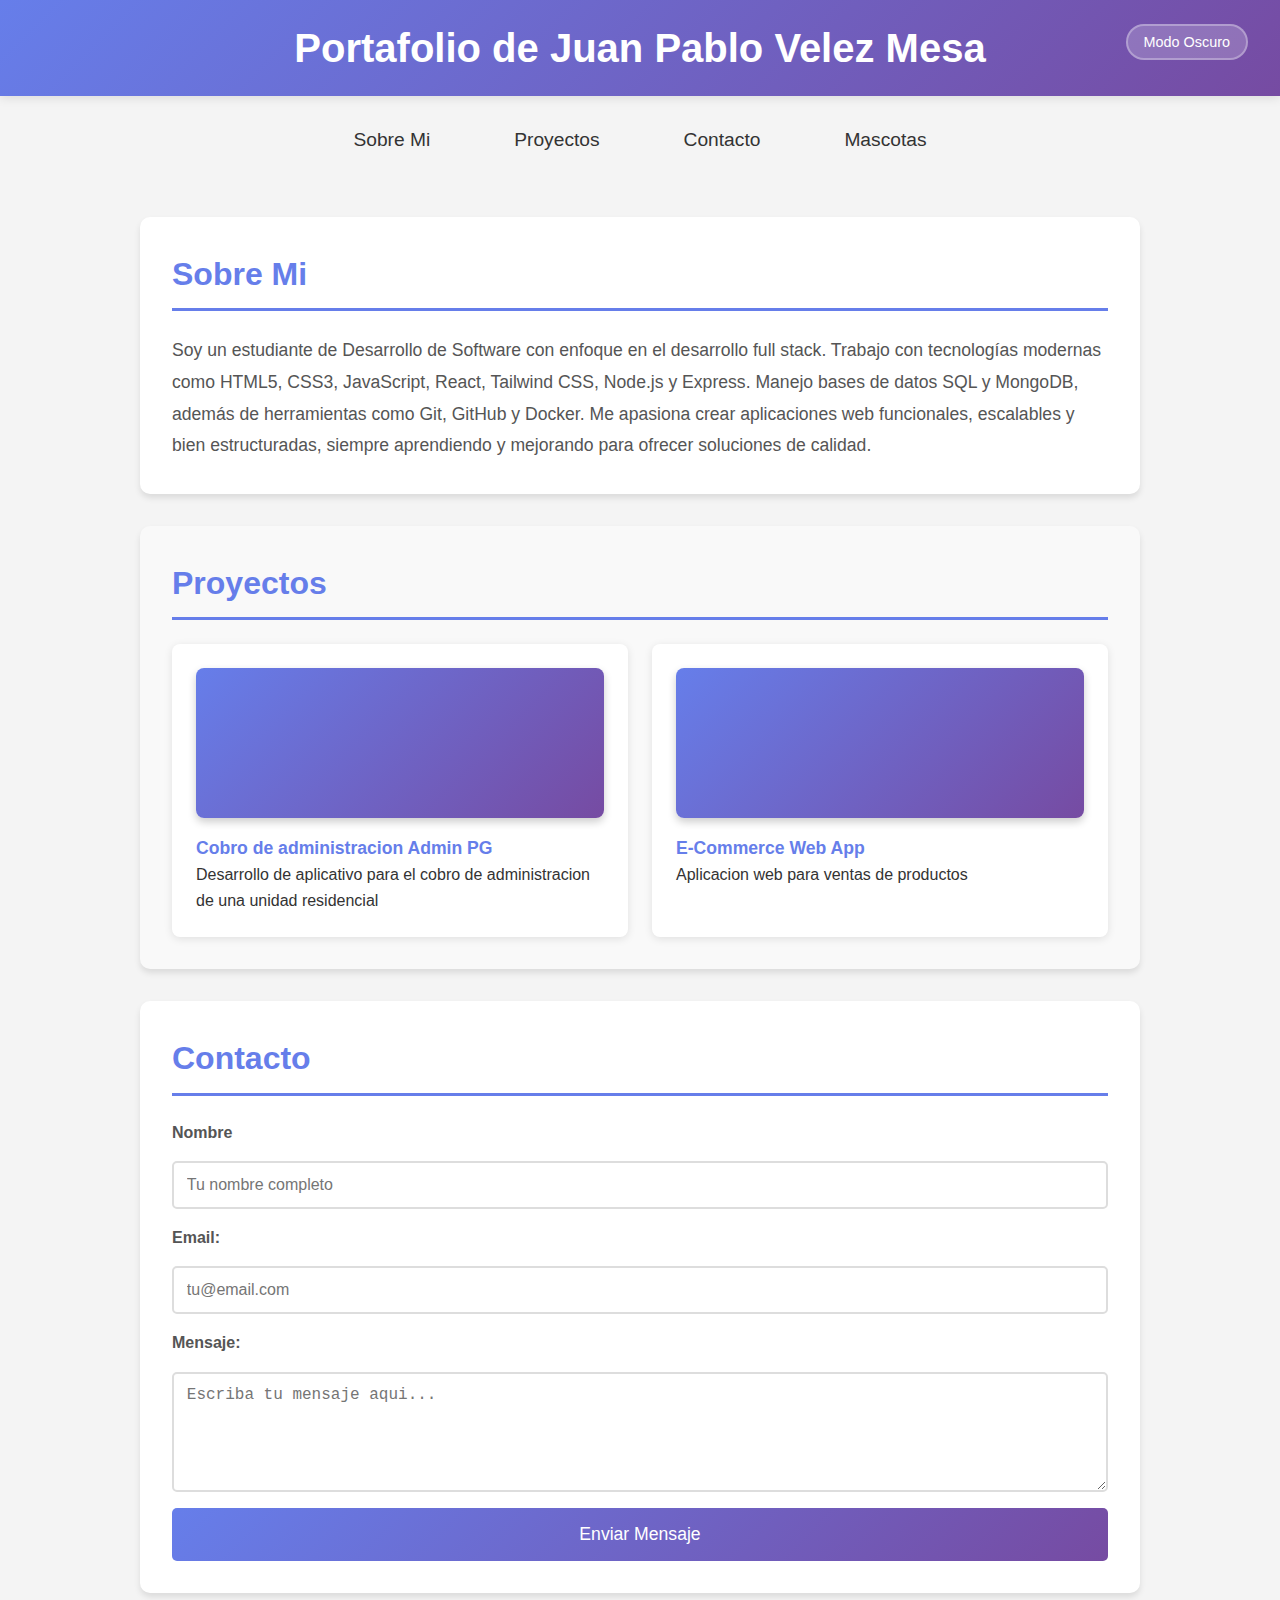
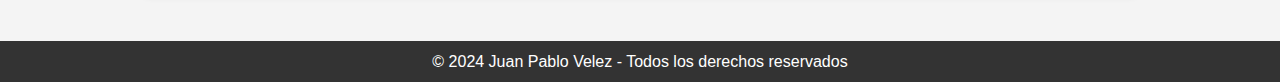
<file: html & css/index.html>
<!DOCTYPE html>
<html lang="es">
<head>
    <meta charset="UTF-8">
    <meta name="viewport" content="width=device-width, initial-scale=1.0">
    <meta name="description" content="Portafolio personal de desarrollo web">
    <title>Mi Portafolio Personal</title>
    <link rel="stylesheet" href="styles.css">
</head>
<body>
    <header>
        <h1>Portafolio de Juan Pablo Velez Mesa</h1>
        <button id="theme-toggle" class="theme-btn">Modo Oscuro</button>
    </header>

    <nav>
        <a href="#sobre-mi">Sobre Mi</a>
        <a href="#proyectos">Proyectos</a>
        <a href="#contacto">Contacto</a>
        <a href="mascotas.html">Mascotas</a>
    </nav>

    <section id="sobre-mi">
        <h2>Sobre Mi</h2>
        <p>
            Soy un estudiante de Desarrollo de Software con enfoque en el desarrollo full stack. Trabajo con tecnologías modernas como HTML5, CSS3, JavaScript, React, Tailwind CSS, Node.js y Express. Manejo bases de datos SQL y MongoDB, además de herramientas como Git, GitHub y Docker. Me apasiona crear aplicaciones web funcionales, escalables y bien estructuradas, siempre aprendiendo y mejorando para ofrecer soluciones de calidad.
        </p>
    </section>

    <section id="proyectos">
        <h2>Proyectos</h2>
        <ul>
            <li>
                <div class="proyecto-img"></div>
                <a href="#">Cobro de administracion Admin PG</a>
                <p>Desarrollo de aplicativo para el cobro de administracion de una unidad residencial</p>
            </li>
            <li>
                <div class="proyecto-img"></div>
                <a href="#">E-Commerce Web App</a>
                <p>Aplicacion web para ventas de productos</p>
            </li>
        </ul>
    </section>

    <section id="contacto">
        <h2>Contacto</h2>
        <form>
            <label for="nombre">Nombre</label>
            <input type="text" id="nombre" name="nombre" placeholder="Tu nombre completo" required>

            <label for="email">Email:</label>
            <input type="email" id="email" name="email" placeholder="tu@email.com" required>
            
            <label for="mensaje">Mensaje:</label>
            <textarea id="mensaje" name="mensaje" placeholder="Escriba tu mensaje aqui..." required></textarea>

            <button type="submit">Enviar Mensaje</button>
        </form>
    </section>

    <footer>
        <p>&copy; 2024 Juan Pablo Velez - Todos los derechos reservados</p>
    </footer>

    <script src="script.js"></script>
</body>
</html>
</file>
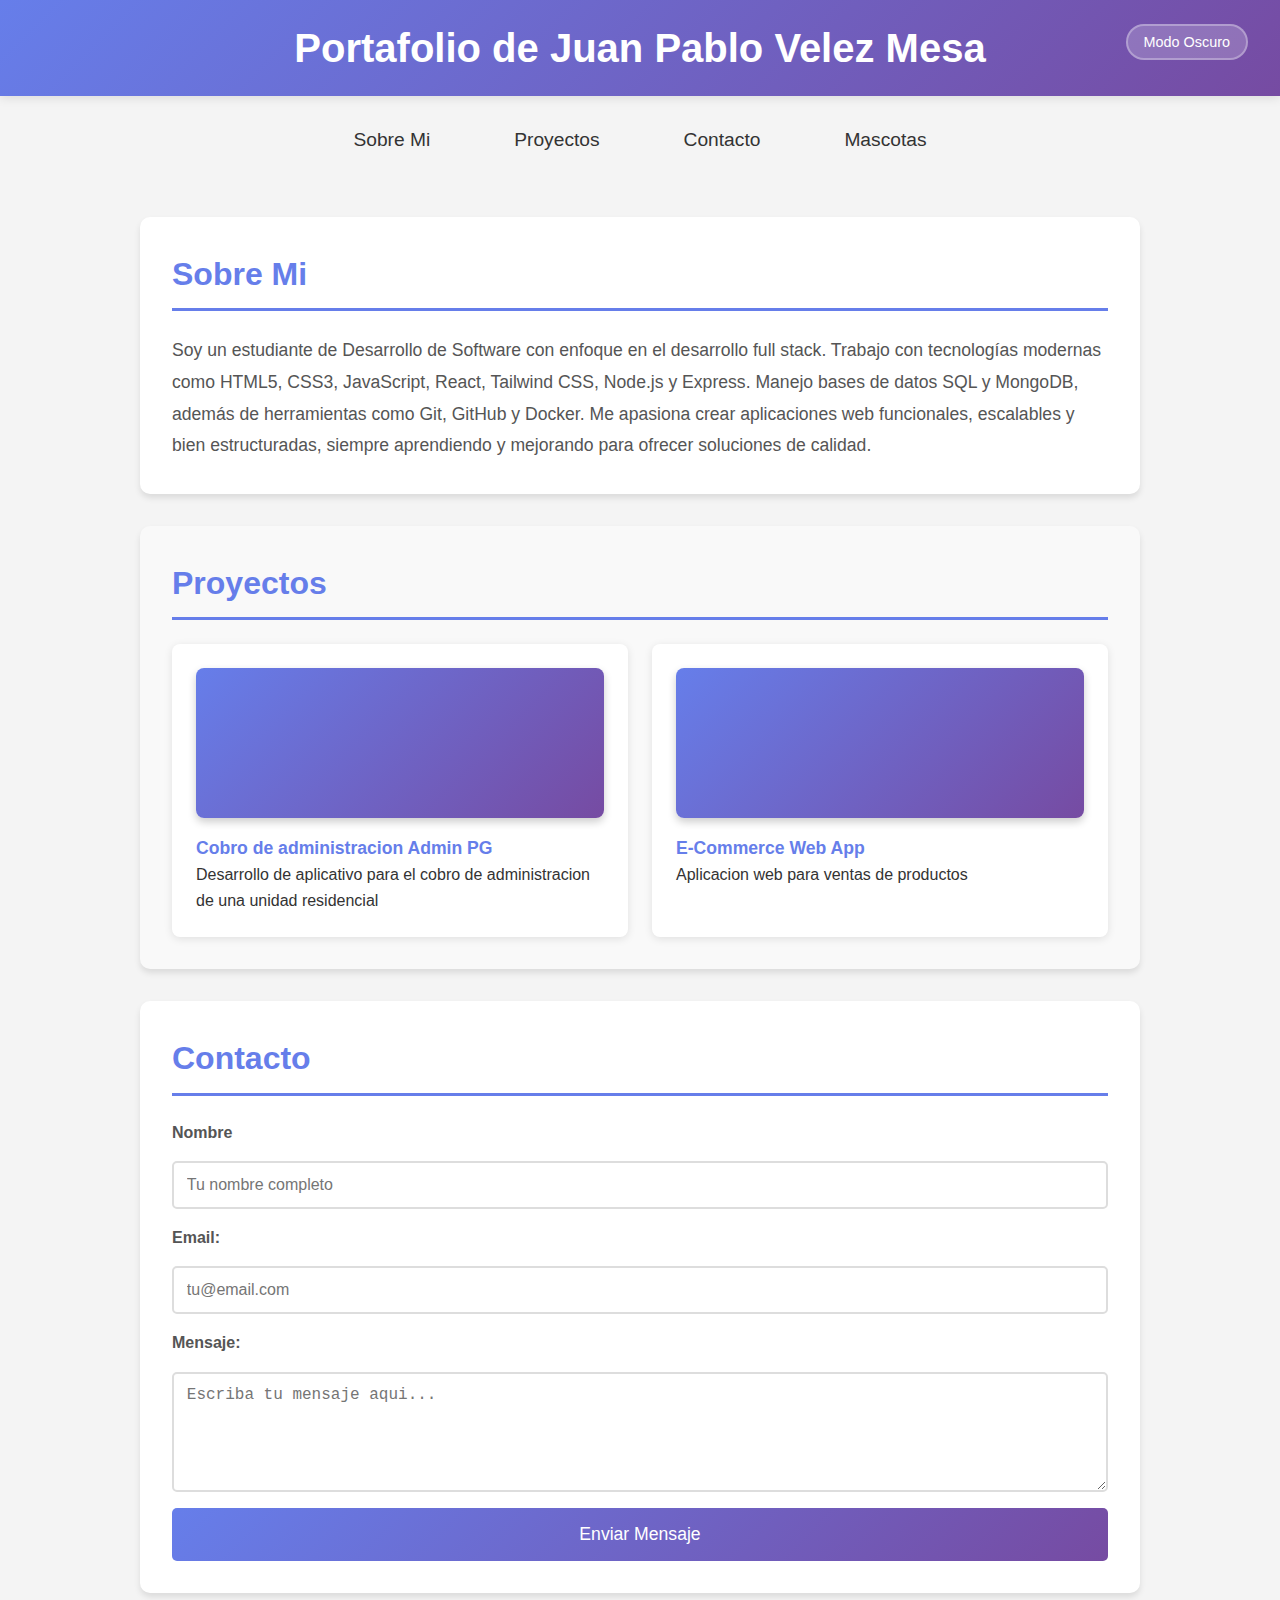
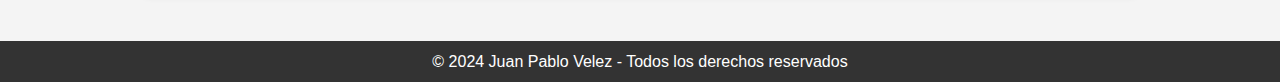
<file: html & css/semana 1/index.html>
<!DOCTYPE html>
<html lang="es">
<head>
    <meta charset="UTF-8">
    <meta name="viewport" content="width=device-width, initial-scale=1.0">
    <meta name="description" content="Portafolio personal de desarrollo web Juan Pablo Velez Mesa">
    <title>Portafolio Juan Pablo Velez</title>
    <link rel="stylesheet" href="styles.css">
    <link rel="icon" type="image/jpg" href="img/Juan Pablo Velez.jpeg">
</head>
<body>
    <header>
        <h1>Portafolio de Juan Pablo Velez Mesa</h1>
        <button id="theme-toggle" class="theme-btn">Modo Oscuro</button>
    </header>

    <nav>
        <a href="#sobre-mi">Sobre Mi</a>
        <a href="#proyectos">Proyectos</a>
        <a href="#contacto">Contacto</a>
        <a href="mascotas.html">Mascotas</a>
    </nav>

    <section id="sobre-mi">
        <h2>Sobre Mi</h2>
        <p>
            Soy un estudiante de Desarrollo de Software con enfoque en el desarrollo full stack. Trabajo con tecnologías modernas como HTML5, CSS3, JavaScript, React, Tailwind CSS, Node.js y Express. Manejo bases de datos SQL y MongoDB, además de herramientas como Git, GitHub y Docker. Me apasiona crear aplicaciones web funcionales, escalables y bien estructuradas, siempre aprendiendo y mejorando para ofrecer soluciones de calidad.
        </p>
    </section>

    <section id="proyectos">
        <h2>Proyectos</h2>
        <ul>
            <li>
                <div class="proyecto-img"></div>
                <a href="#">Cobro de administracion Admin PG</a>
                <p>Desarrollo de aplicativo para el cobro de administracion de una unidad residencial</p>
            </li>
            <li>
                <div class="proyecto-img"></div>
                <a href="#">E-Commerce Web App</a>
                <p>Aplicacion web para ventas de productos</p>
            </li>
        </ul>
    </section>

    <section id="contacto">
        <h2>Contacto</h2>
        <form>
            <label for="nombre">Nombre</label>
            <input type="text" id="nombre" name="nombre" placeholder="Tu nombre completo" required>

            <label for="email">Email:</label>
            <input type="email" id="email" name="email" placeholder="tu@email.com" required>
            
            <label for="mensaje">Mensaje:</label>
            <textarea id="mensaje" name="mensaje" placeholder="Escriba tu mensaje aqui..." required></textarea>

            <button type="submit">Enviar Mensaje</button>
        </form>
    </section>

    <footer>
        <p>&copy; 2024 Juan Pablo Velez - Todos los derechos reservados</p>
    </footer>

    <script src="script.js"></script>
</body>
</html>
</file>
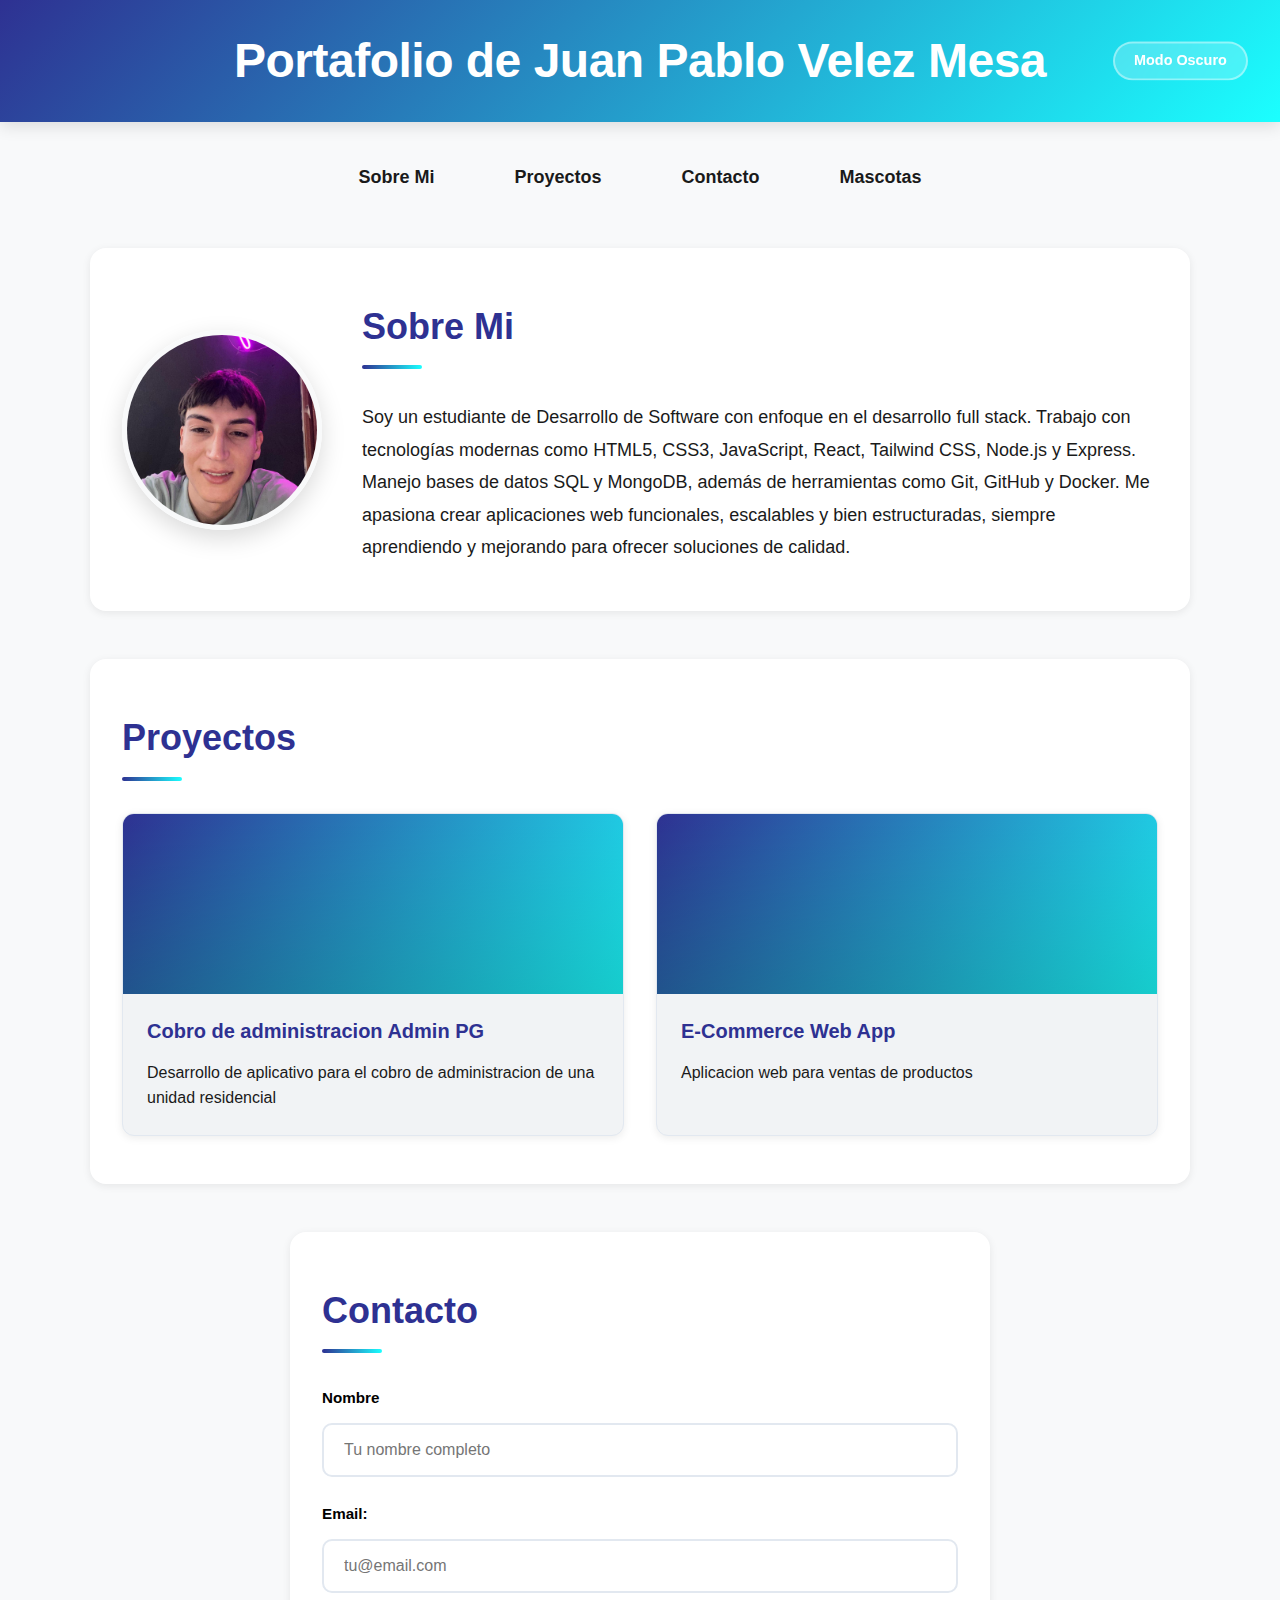
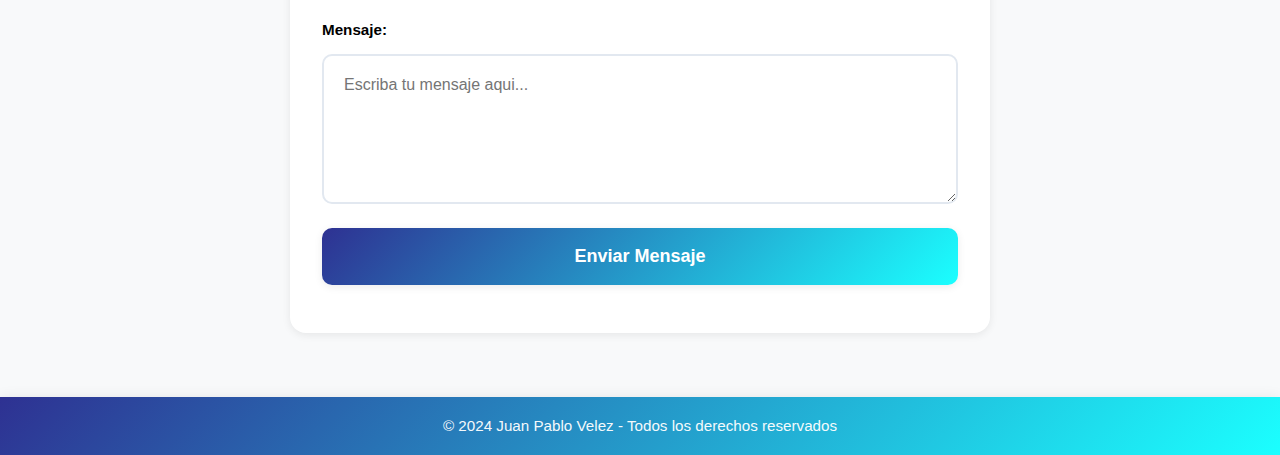
<file: html css/historia de usurio M2/index.html>
<!DOCTYPE html>
<html lang="es">
<head>
    <meta charset="UTF-8">
    <meta name="viewport" content="width=device-width, initial-scale=1.0">
    <meta name="description" content="Portafolio personal de desarrollo web">
    <title>Mi Portafolio Personal</title>
    <link rel="stylesheet" href="index-styles.css">
</head>
<body>
    <header>
        <h1>Portafolio de Juan Pablo Velez Mesa</h1>
        <button id="theme-toggle" class="theme-btn">Modo Oscuro</button>
    </header>

    <div class="nav-links">
        <a href="#sobre-mi">Sobre Mi</a>
        <a href="#proyectos">Proyectos</a>
        <a href="#contacto">Contacto</a>
        <a href="mascotas.html">Mascotas</a>
    </div>

    <div class="profile-container">
        <img id="profile-img" src="assets/portafolio/Juan Pablo Velez.jpeg" alt="Foto de perfil - Juan Pablo Velez" class="profile-img">
        <section id="sobre-mi">
            <h2>Sobre Mi</h2>
            <p>
                Soy un estudiante de Desarrollo de Software con enfoque en el desarrollo full stack. Trabajo con tecnologías modernas como HTML5, CSS3, JavaScript, React, Tailwind CSS, Node.js y Express. Manejo bases de datos SQL y MongoDB, además de herramientas como Git, GitHub y Docker. Me apasiona crear aplicaciones web funcionales, escalables y bien estructuradas, siempre aprendiendo y mejorando para ofrecer soluciones de calidad.
            </p>
        </section>
    </div>

    <section id="proyectos">
        <h2>Proyectos</h2>
        <ul>
            <li>
                <div class="proyecto-img"></div>
                <a href="#">Cobro de administracion Admin PG</a>
                <p>Desarrollo de aplicativo para el cobro de administracion de una unidad residencial</p>
            </li>
            <li>
                <div class="proyecto-img"></div>
                <a href="#">E-Commerce Web App</a>
                <p>Aplicacion web para ventas de productos</p>
            </li>
        </ul>
    </section>

    <section id="contacto">
        <h2>Contacto</h2>
        <form>
            <label for="nombre">Nombre</label>
            <input type="text" id="nombre" name="nombre" placeholder="Tu nombre completo" required>

            <label for="email">Email:</label>
            <input type="email" id="email" name="email" placeholder="tu@email.com" required>
            
            <label for="mensaje">Mensaje:</label>
            <textarea id="mensaje" name="mensaje" placeholder="Escriba tu mensaje aqui..." required></textarea>

            <button type="submit">Enviar Mensaje</button>
        </form>
    </section>

    <footer>
        <p>&copy; 2024 Juan Pablo Velez - Todos los derechos reservados</p>
    </footer>

    <!-- Scripts modulares -->
    <script src="scripts/theme.js"></script>
    <script src="scripts/welcome-modal.js"></script>
    <script src="scripts/scroll-top.js"></script>
    <script src="scripts/animations.js"></script>
    <script src="scripts/profile-effect.js"></script>
</body>
</html>
</file>
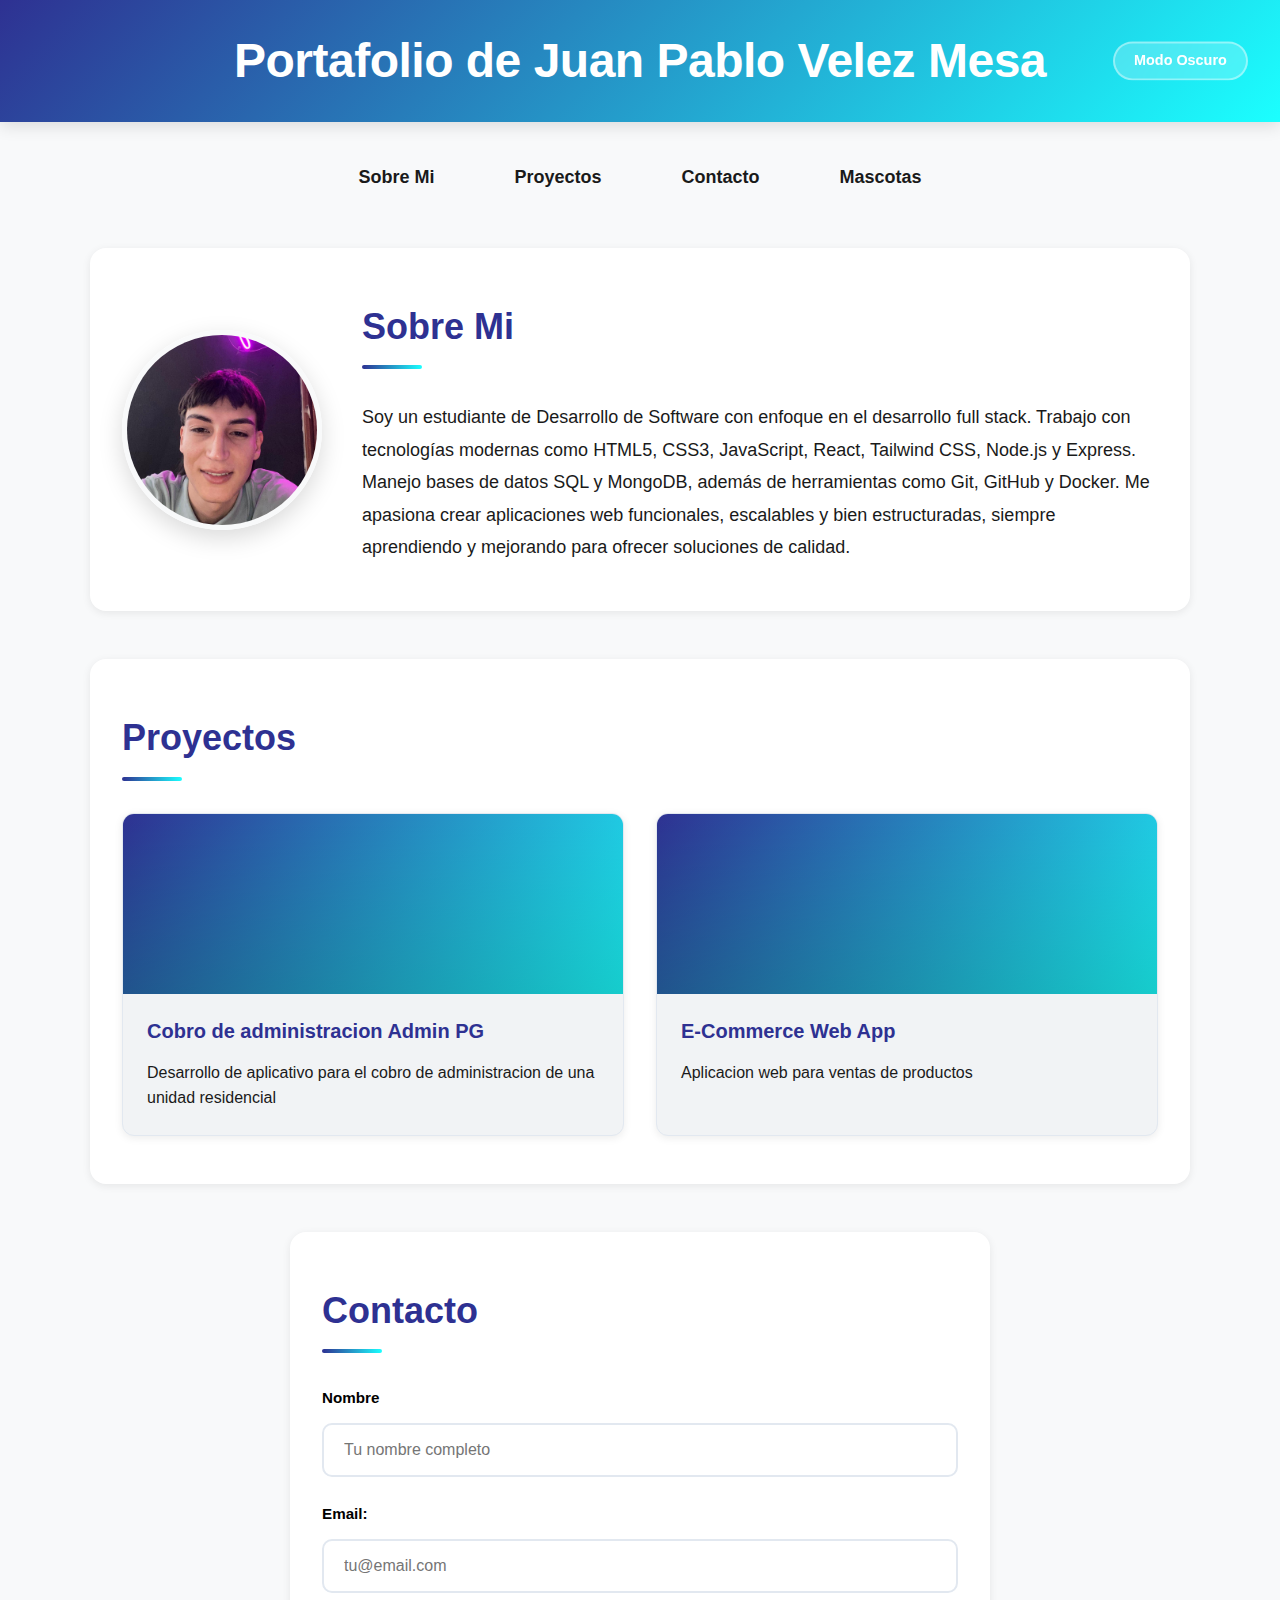
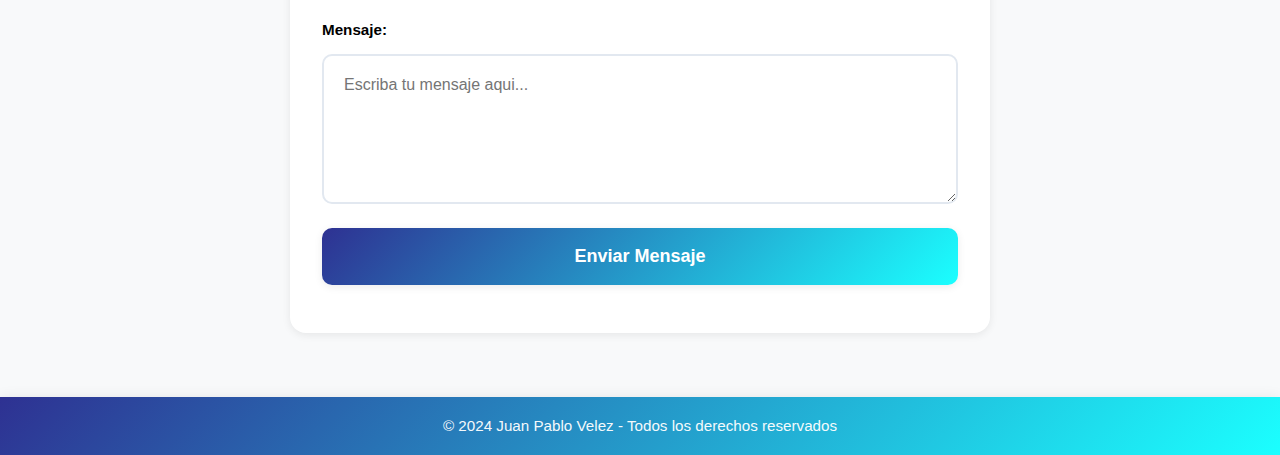
<file: html css/html & css Guia/index.html>
<!DOCTYPE html>
<html lang="es">
<head>
    <meta charset="UTF-8">
    <meta name="viewport" content="width=device-width, initial-scale=1.0">
    <meta name="description" content="Portafolio personal de desarrollo web">
    <title>Mi Portafolio Personal</title>
    <link rel="stylesheet" href="index-styles.css">
</head>
<body>
    <header>
        <h1>Portafolio de Juan Pablo Velez Mesa</h1>
        <button id="theme-toggle" class="theme-btn">Modo Oscuro</button>
    </header>

    <div class="nav-links">
        <a href="#sobre-mi">Sobre Mi</a>
        <a href="#proyectos">Proyectos</a>
        <a href="#contacto">Contacto</a>
        <a href="mascotas.html">Mascotas</a>
    </div>

    <div class="profile-container">
        <img id="profile-img" src="assets/Juan Pablo Velez.jpeg" alt="Foto de perfil - Juan Pablo Velez" class="profile-img">
        <section id="sobre-mi">
            <h2>Sobre Mi</h2>
            <p>
                Soy un estudiante de Desarrollo de Software con enfoque en el desarrollo full stack. Trabajo con tecnologías modernas como HTML5, CSS3, JavaScript, React, Tailwind CSS, Node.js y Express. Manejo bases de datos SQL y MongoDB, además de herramientas como Git, GitHub y Docker. Me apasiona crear aplicaciones web funcionales, escalables y bien estructuradas, siempre aprendiendo y mejorando para ofrecer soluciones de calidad.
            </p>
        </section>
    </div>

    <section id="proyectos">
        <h2>Proyectos</h2>
        <ul>
            <li>
                <div class="proyecto-img"></div>
                <a href="#">Cobro de administracion Admin PG</a>
                <p>Desarrollo de aplicativo para el cobro de administracion de una unidad residencial</p>
            </li>
            <li>
                <div class="proyecto-img"></div>
                <a href="#">E-Commerce Web App</a>
                <p>Aplicacion web para ventas de productos</p>
            </li>
        </ul>
    </section>

    <section id="contacto">
        <h2>Contacto</h2>
        <form>
            <label for="nombre">Nombre</label>
            <input type="text" id="nombre" name="nombre" placeholder="Tu nombre completo" required>

            <label for="email">Email:</label>
            <input type="email" id="email" name="email" placeholder="tu@email.com" required>
            
            <label for="mensaje">Mensaje:</label>
            <textarea id="mensaje" name="mensaje" placeholder="Escriba tu mensaje aqui..." required></textarea>

            <button type="submit">Enviar Mensaje</button>
        </form>
    </section>

    <footer>
        <p>&copy; 2024 Juan Pablo Velez - Todos los derechos reservados</p>
    </footer>

    <!-- Scripts modulares -->
    <!-- <script src="js/theme.js"></script>
    <script src="js/welcome-modal.js"></script>
    <script src="js/scroll-top.js"></script>
    <script src="js/animations.js"></script>
    <script src="js/profile-effect.js"></script> -->
</body>
</html>
</file>
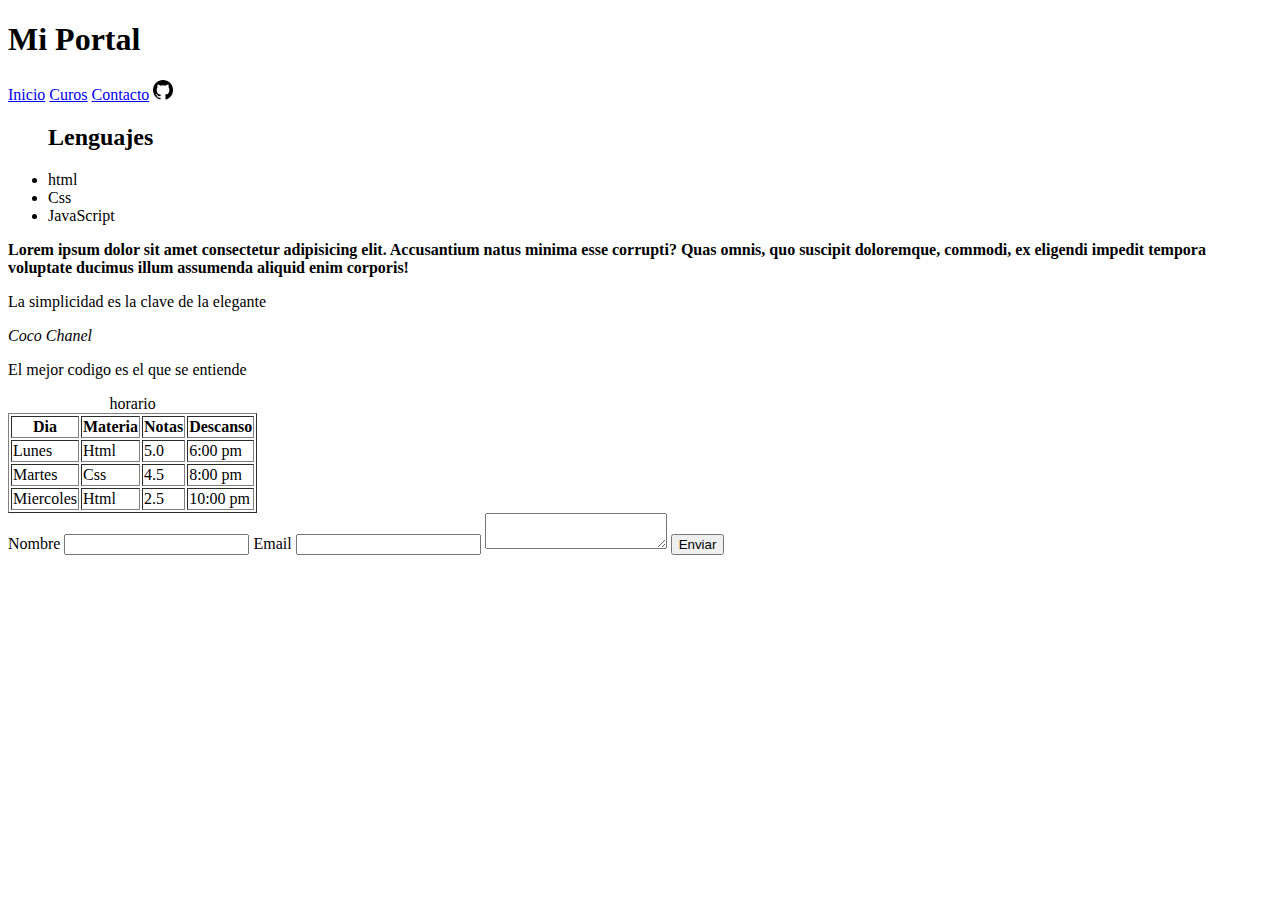
<file: html css/Practicar/index.html>
<!DOCTYPE html>
<html lang="en">
<head>
    <meta charset="UTF-8">
    <meta name="viewport" content="width=device-width, initial-scale=1.0">
    <title>Document</title>
</head>
<body>
    <header>
        <h1>Mi Portal</h1>
        <nav>
            <a href="#">Inicio</a>
            <a href="#">Curos</a>
            <a href="#">Contacto</a>
            <a href="https://github.com/DeVelezz" target="_blank">
            <img src="assets/github2.webp" alt="Imagen de Github" style="width: 20px;">
            </a>
        </nav>
    </header>
    
    <ul>
        <h2>Lenguajes</h2>
        <li>html</li>
        <li>Css</li>
        <li>JavaScript</li>
    </ul>
    
    <p><strong>Lorem ipsum dolor sit amet consectetur adipisicing elit. Accusantium natus minima esse corrupti? Quas omnis, quo suscipit doloremque, commodi, ex eligendi impedit tempora voluptate ducimus illum assumenda aliquid enim corporis!</strong></p>

    <p>La simplicidad es la clave de la elegante</p>

    <cite>Coco Chanel</cite>
    
    <p></p> El mejor codigo es el que se entiende<p></p>

    <table border="1">
        <caption>horario</caption>
        <tr>
            <th>Dia</th>
            <th>Materia</th>
            <th>Notas</th>
            <th>Descanso</th>
        </tr>
        <tr>
            <td>Lunes</td>
            <td>Html</td>
            <td>5.0</td>
            <td>6:00 pm</td>
        </tr>
        <tr>
            <td>Martes</td>
            <td>Css</td>
            <td>4.5</td>
            <td>8:00 pm</td>
        </tr>
        <tr>
            <td>Miercoles</td>
            <td>Html</td>
            <td>2.5</td>
            <td>10:00 pm</td>
        </tr>
    </table>

    <form action="">
        <label for="Nombre">Nombre</label>
        <input type="Nombre" type="text">

        <label for="">Email</label>
        <input type="email">

        <textarea name="" id=""></textarea>
        <button type="submit">Enviar</button>        
    </form>


</body> 



</html>
</file>
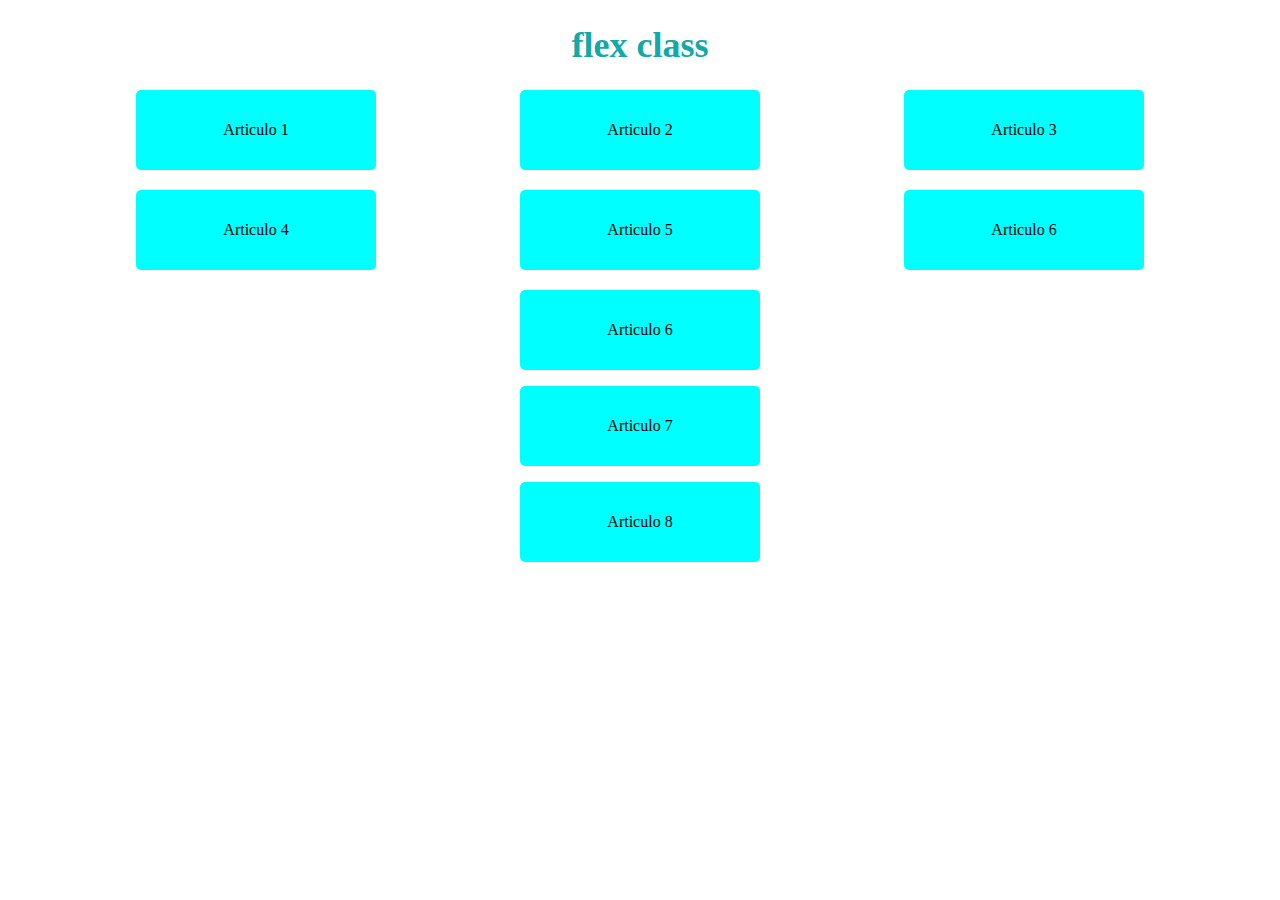
<file: html css/semana 2/index.html>
<!DOCTYPE html>
<html lang="en">

<head>
    <meta charset="UTF-8">
    <meta name="viewport" content="width=device-width, initial-scale=1.0">
    <title>Document</title>
    <link rel="stylesheet" href="styles.css">
</head>

<body>

    <header>
        <h1>flex class</h1>
    </header>

        <main>
            <section class="section1">
                <article>Articulo 1</article>
                <article>Articulo 2</article>
                <article>Articulo 3</article>
            </section>

            <section class="section2">
                <article>Articulo 4</article>
                <article>Articulo 5</article>
                <article>Articulo 6</article>
            </section>

            <section class="section3">
                <article>Articulo 6</article>
                <article>Articulo 7</article>
                <article>Articulo 8</article>
            </section>
        </main>
</body>

</html>
</file>
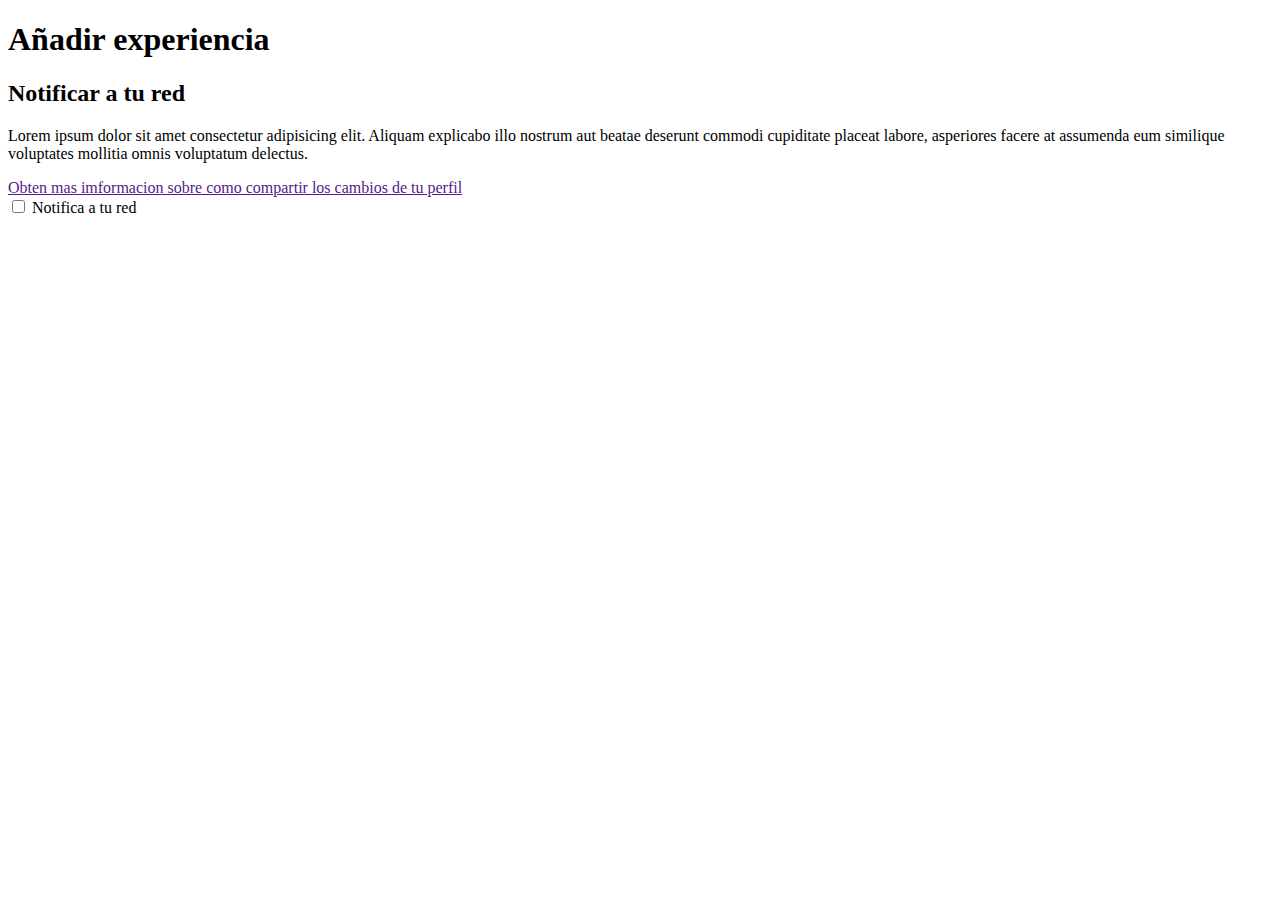
<file: html css/semana 1/Viernes/index.html>
<!DOCTYPE html>
<html lang="en">
<head>
    <meta charset="UTF-8">
    <meta name="viewport" content="width=device-width, initial-scale=1.0">
    <title>Document</title>
</head>
<body>
    <h1>Añadir experiencia</h1>
    <main>
        <section>
            <h2>Notificar a tu red</h2>
            <P>Lorem ipsum dolor sit amet consectetur adipisicing elit. Aliquam explicabo illo nostrum aut beatae deserunt commodi cupiditate placeat labore, asperiores facere at assumenda eum similique voluptates mollitia omnis voluptatum delectus.</P>
            <a href="">Obten mas imformacion sobre como compartir los cambios de tu perfil</a>
        </section>
    </main>
    <label for="">
        <input type="checkbox">
        Notifica a tu red
    </label>
</body>
</html>
</file>
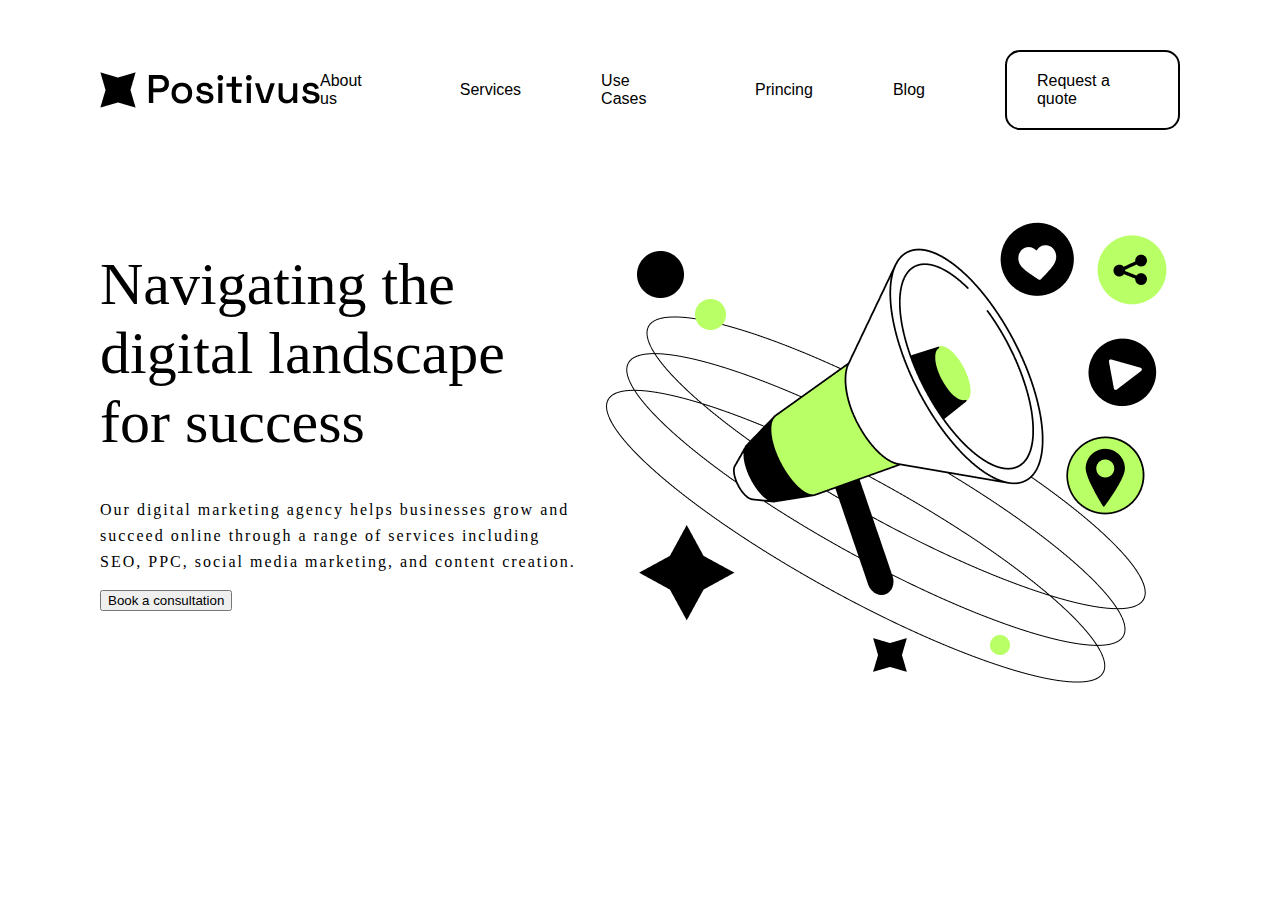
<file: html css/semana 2/positivus/index.html>
<!DOCTYPE html>
<html lang="en">
<head>
    <meta charset="UTF-8">
    <meta name="viewport" content="width=device-width, initial-scale=1.0">
    <title>Document</title>
    <link rel="stylesheet" href="styles.css">
</head>

<body>
    
    <header class="header">
        <img src="assects/Logo.png" alt="">

        <nav class="nav">
            <a class="a_nav" href="">About us</a>
            <a class="a_nav" href="">Services</a>
            <a class="a_nav" href="">Use Cases</a>
            <a class="a_nav" href="">Princing</a>
            <a class="a_nav" href="">Blog</a>
            <a class="a_nav caja_a_nav" href="">Request a quote</a>
        </nav>
    </header>

    <main>
        <section class="section_1">
            <article>
                <h1>Navigating the digital landscape for success</h1>
                <p>Our digital marketing agency helps businesses grow and succeed online through a range of services including SEO, PPC, social media marketing, and content creation.</p>
                <button>Book a consultation</button>
            </article>

            <article>
                <img src="assects/Illustration.png" alt="">
            </article>
        </section>
    </main>

</body>
</html>
</file>
<file: html & css/styles.css>
/* Variables CSS para los temas */
:root {
    --bg-primary: #f4f4f4;
    --bg-secondary: #fff;
    --bg-tertiary: #f9f9f9;
    --text-primary: #333;
    --text-secondary: #555;
    --border-color: #ddd;
    --input-bg: #fff;
}

body.dark-mode {
    --bg-primary: #1a1a1a;
    --bg-secondary: #2d2d2d;
    --bg-tertiary: #252525;
    --text-primary: #e0e0e0;
    --text-secondary: #c0c0c0;
    --border-color: #505050;
    --input-bg: #3a3a3a;
}

* {
    margin: 0;
    padding: 0;
    box-sizing: border-box;
}

body {
    font-family: 'Segoe UI', Tahoma, Geneva, Verdana, sans-serif;
    line-height: 1.6;
    color: var(--text-primary);
    background-color: var(--bg-primary);
    transition: background-color 0.3s ease, color 0.3s ease;
}

header {
    background: linear-gradient(135deg, #667eea 0%, #764ba2 100%);
    color: white;
    padding: 1rem 0;
    box-shadow: 0 2px 10px rgba(0,0,0,0.1);
    position: relative;
}

header h1 {
    text-align: center;
    font-size: 2.5rem;
    margin-bottom: 0;
}

.theme-btn {
    position: absolute;
    top: 1.5rem;
    right: 2rem;
    background: rgba(255, 255, 255, 0.2);
    color: white;
    border: 2px solid rgba(255, 255, 255, 0.3);
    padding: 0.5rem 1rem;
    border-radius: 20px;
    cursor: pointer;
    font-size: 0.9rem;
    transition: all 0.3s ease;
}

.theme-btn:hover {
    background: rgba(255, 255, 255, 0.3);
    transform: scale(1.05);
}

nav {
    display: flex;
    justify-content: center;
    gap: 2rem;
    padding: 1rem 0;
    background-color: var(--bg-primary);
}

nav a {
    color: var(--text-primary);
    text-decoration: none;
    padding: 0.7rem 1.5rem;
    border-radius: 8px;
    font-weight: 500;
    font-size: 1.2rem; 
    background-color: transparent;
    border: 2px solid transparent;
    transition: all 0.3s ease;
    position: relative;
}

nav a::after {
    content: '';
    position: absolute;
    bottom: 0;
    left: 50%;
    transform: translateX(-50%);
    width: 0;
    height: 3px;
    background: linear-gradient(135deg, #667eea 0%, #764ba2 100%);
    transition: width 0.3s ease;
}

nav a:hover::after {
    width: 80%;
}

nav a:hover {
    color: #667eea;
}

section {
    max-width: 1000px;
    margin: 2rem auto;
    padding: 2rem;
    background-color: var(--bg-secondary);
    border-radius: 10px;
    box-shadow: 0 4px 6px rgba(0,0,0,0.1);
}

section h2 {
    color: #667eea;
    margin-bottom: 1.5rem;
    font-size: 2rem;
    border-bottom: 3px solid #667eea;
    padding-bottom: 0.5rem;
}

#sobre-mi {
    background-color: var(--bg-secondary);
}

#sobre-mi p {
    font-size: 1.1rem;
    color: var(--text-secondary);
    line-height: 1.8;
}

#proyectos {
    background-color: var(--bg-tertiary);
}

#proyectos ul {
    list-style: none;
    display: grid;
    grid-template-columns: repeat(auto-fit, minmax(250px, 1fr));
    gap: 1.5rem;
}

#proyectos li {
    background-color: var(--bg-secondary);
    padding: 1.5rem;
    border-radius: 8px;
    box-shadow: 0 2px 8px rgba(0,0,0,0.1);
    transition: transform 0.3s ease, box-shadow 0.3s ease;
}

#proyectos li:hover {
    transform: translateY(-5px);
    box-shadow: 0 4px 15px rgba(102, 126, 234, 0.3);
}

#proyectos a {
    color: #667eea;
    text-decoration: none;
    font-weight: bold;
    font-size: 1.1rem;
}

#proyectos a:hover {
    color: #764ba2;
    text-decoration: underline;
}

#contacto {
    background-color: var(--bg-secondary);
}

form {
    display: flex;
    flex-direction: column;
    gap: 1rem;
}

label {
    font-weight: bold;
    color: var(--text-secondary);
}

input, textarea {
    padding: 0.8rem;
    border: 2px solid var(--border-color);
    border-radius: 5px;
    font-size: 1rem;
    background-color: var(--input-bg);
    color: var(--text-primary);
    transition: border-color 0.3s ease;
}

input:focus, textarea:focus {
    outline: none;
    border-color: #667eea;
}

textarea {
    resize: vertical;
    min-height: 120px;
}

button {
    background: linear-gradient(135deg, #667eea 0%, #764ba2 100%);
    color: white;
    padding: 1rem;
    border: none;
    border-radius: 5px;
    font-size: 1.1rem;
    cursor: pointer;
    position: relative;
    overflow: hidden;
    transition: color 0.3s ease;
}

button::before {
    content: '';
    position: absolute;
    top: 0;
    left: -100%;
    width: 100%;
    height: 100%;
    background: linear-gradient(90deg, transparent, rgba(255, 255, 255, 0.3), transparent);
    transition: left 0.5s ease;
}

button:hover::before {
    left: 100%;
}

.proyecto-img {
    width: 100%;
    height: 150px;
    background: linear-gradient(135deg, #667eea 0%, #764ba2 100%);
    border-radius: 8px;
    margin-bottom: 1rem;
    box-shadow: 0 4px 8px rgba(0,0,0,0.2);
}

footer {
    text-align: center;
    padding: 0.5rem;
    background-color: #333;
    color: white;
    margin-top: 3rem;
}
</file>
<file: html & css/semana 1/styles.css>
/* Variables CSS para los temas */
:root {
    --bg-primary: #f4f4f4;
    --bg-secondary: #fff;
    --bg-tertiary: #f9f9f9;
    --text-primary: #333;
    --text-secondary: #555;
    --border-color: #ddd;
    --input-bg: #fff;
}

body.dark-mode {
    --bg-primary: #1a1a1a;
    --bg-secondary: #2d2d2d;
    --bg-tertiary: #252525;
    --text-primary: #e0e0e0;
    --text-secondary: #c0c0c0;
    --border-color: #505050;
    --input-bg: #3a3a3a;
}

* {
    margin: 0;
    padding: 0;
    box-sizing: border-box;
}

body {
    font-family: 'Segoe UI', Tahoma, Geneva, Verdana, sans-serif;
    line-height: 1.6;
    color: var(--text-primary);
    background-color: var(--bg-primary);
    transition: background-color 0.3s ease, color 0.3s ease;
}

header {
    background: linear-gradient(135deg, #667eea 0%, #764ba2 100%);
    color: white;
    padding: 1rem 0;
    box-shadow: 0 2px 10px rgba(0,0,0,0.1);
    position: relative;
}

header h1 {
    text-align: center;
    font-size: 2.5rem;
    margin-bottom: 0;
}

.theme-btn {
    position: absolute;
    top: 1.5rem;
    right: 2rem;
    background: rgba(255, 255, 255, 0.2);
    color: white;
    border: 2px solid rgba(255, 255, 255, 0.3);
    padding: 0.5rem 1rem;
    border-radius: 20px;
    cursor: pointer;
    font-size: 0.9rem;
    transition: all 0.3s ease;
}

.theme-btn:hover {
    background: rgba(255, 255, 255, 0.3);
    transform: scale(1.05);
}

nav {
    display: flex;
    justify-content: center;
    gap: 2rem;
    padding: 1rem 0;
    background-color: var(--bg-primary);
}

nav a {
    color: var(--text-primary);
    text-decoration: none;
    padding: 0.7rem 1.5rem;
    border-radius: 8px;
    font-weight: 500;
    font-size: 1.2rem; 
    background-color: transparent;
    border: 2px solid transparent;
    transition: all 0.3s ease;
    position: relative;
}

nav a::after {
    content: '';
    position: absolute;
    bottom: 0;
    left: 50%;
    transform: translateX(-50%);
    width: 0;
    height: 3px;
    background: linear-gradient(135deg, #667eea 0%, #764ba2 100%);
    transition: width 0.3s ease;
}

nav a:hover::after {
    width: 80%;
}

nav a:hover {
    color: #667eea;
}

section {
    max-width: 1000px;
    margin: 2rem auto;
    padding: 2rem;
    background-color: var(--bg-secondary);
    border-radius: 10px;
    box-shadow: 0 4px 6px rgba(0,0,0,0.1);
}

section h2 {
    color: #667eea;
    margin-bottom: 1.5rem;
    font-size: 2rem;
    border-bottom: 3px solid #667eea;
    padding-bottom: 0.5rem;
}

#sobre-mi {
    background-color: var(--bg-secondary);
}

#sobre-mi p {
    font-size: 1.1rem;
    color: var(--text-secondary);
    line-height: 1.8;
}

#proyectos {
    background-color: var(--bg-tertiary);
}

#proyectos ul {
    list-style: none;
    display: grid;
    grid-template-columns: repeat(auto-fit, minmax(250px, 1fr));
    gap: 1.5rem;
}

#proyectos li {
    background-color: var(--bg-secondary);
    padding: 1.5rem;
    border-radius: 8px;
    box-shadow: 0 2px 8px rgba(0,0,0,0.1);
    transition: transform 0.3s ease, box-shadow 0.3s ease;
}

#proyectos li:hover {
    transform: translateY(-5px);
    box-shadow: 0 4px 15px rgba(102, 126, 234, 0.3);
}

#proyectos a {
    color: #667eea;
    text-decoration: none;
    font-weight: bold;
    font-size: 1.1rem;
}

#proyectos a:hover {
    color: #764ba2;
    text-decoration: underline;
}

#contacto {
    background-color: var(--bg-secondary);
}

form {
    display: flex;
    flex-direction: column;
    gap: 1rem;
}

label {
    font-weight: bold;
    color: var(--text-secondary);
}

input, textarea {
    padding: 0.8rem;
    border: 2px solid var(--border-color);
    border-radius: 5px;
    font-size: 1rem;
    background-color: var(--input-bg);
    color: var(--text-primary);
    transition: border-color 0.3s ease;
}

input:focus, textarea:focus {
    outline: none;
    border-color: #667eea;
}

textarea {
    resize: vertical;
    min-height: 120px;
}

button {
    background: linear-gradient(135deg, #667eea 0%, #764ba2 100%);
    color: white;
    padding: 1rem;
    border: none;
    border-radius: 5px;
    font-size: 1.1rem;
    cursor: pointer;
    position: relative;
    overflow: hidden;
    transition: color 0.3s ease;
}

button::before {
    content: '';
    position: absolute;
    top: 0;
    left: -100%;
    width: 100%;
    height: 100%;
    background: linear-gradient(90deg, transparent, rgba(255, 255, 255, 0.3), transparent);
    transition: left 0.5s ease;
}

button:hover::before {
    left: 100%;
}

.proyecto-img {
    width: 100%;
    height: 150px;
    background: linear-gradient(135deg, #667eea 0%, #764ba2 100%);
    border-radius: 8px;
    margin-bottom: 1rem;
    box-shadow: 0 4px 8px rgba(0,0,0,0.2);
}

footer {
    text-align: center;
    padding: 0.5rem;
    background-color: #333;
    color: white;
    margin-top: 3rem;
}
</file>
<file: html css/historia de usurio M2/index-styles.css>
/* ============================================
   VARIABLES CSS - SISTEMA DE COLORES
   ============================================ */
:root {
    /* Colores principales */
    --primary-gradient-start: #2E3192;
    --primary-gradient-end: #1BFFFF;
    --primary-color: #2E3192;
    --secondary-color: #1BFFFF;
    
    /* Modo claro */
    --bg-primary: #f8f9fa;
    --bg-secondary: #ffffff;
    --bg-tertiary: #f1f3f5;
    --text-primary: #000000;
    --text-secondary: #1a1a1a;
    --text-muted: #333333;
    --border-color: #e2e8f0;
    --input-bg: #ffffff;
    --shadow-sm: 0 2px 8px rgba(0, 0, 0, 0.08);
    --shadow-md: 0 4px 16px rgba(0, 0, 0, 0.12);
    --shadow-lg: 0 8px 24px rgba(0, 0, 0, 0.15);
    --heading-color: var(--primary-color);
}

body.dark-mode {
    --bg-primary: #0f172a;
    --bg-secondary: #1e293b;
    --bg-tertiary: #334155;
    --text-primary: #f1f5f9;
    --text-secondary: #cbd5e1;
    --text-muted: #94a3b8;
    --border-color: #475569;
    --input-bg: #334155;
    --shadow-sm: 0 2px 8px rgba(0, 0, 0, 0.3);
    --shadow-md: 0 4px 16px rgba(0, 0, 0, 0.4);
    --shadow-lg: 0 8px 24px rgba(0, 0, 0, 0.5);
    --heading-color: #ffffff;
}

/* ============================================
   RESET Y ESTILOS BASE
   ============================================ */
* {
    margin: 0;
    padding: 0;
    box-sizing: border-box;
}

body {
    font-family: -apple-system, BlinkMacSystemFont, 'Segoe UI', 'Roboto', 'Oxygen', 'Ubuntu', 'Cantarell', sans-serif;
    line-height: 1.7;
    color: var(--text-primary);
    background-color: var(--bg-primary);
    transition: background-color 0.3s ease, color 0.3s ease;
    font-size: 16px;
}

/* Smooth scroll */
html {
    scroll-behavior: smooth;
}

/* ============================================
   HEADER - ENCABEZADO
   ============================================ */
header {
    background: linear-gradient(135deg, var(--primary-gradient-start) 0%, var(--primary-gradient-end) 100%);
    color: white;
    padding: 1.25rem 2rem;
    position: relative;
    text-align: center;
    box-shadow: var(--shadow-md);
}

header h1 {
    font-size: clamp(2rem, 4vw, 3rem);
    font-weight: 700;
    letter-spacing: -0.5px;
    margin: 0;
    color: white;
}

.theme-btn {
    position: absolute;
    top: 50%;
    transform: translateY(-50%);
    right: 2rem;
    background: rgba(255, 255, 255, 0.2);
    backdrop-filter: blur(10px);
    color: white;
    border: 2px solid rgba(255, 255, 255, 0.4);
    padding: 0.6rem 1.2rem;
    border-radius: 50px;
    cursor: pointer;
    font-size: 0.9rem;
    font-weight: 600;
    transition: all 0.3s cubic-bezier(0.4, 0, 0.2, 1);
}

.theme-btn:hover {
    background: rgba(255, 255, 255, 0.3);
    border-color: rgba(255, 255, 255, 0.6);
    transform: translateY(-50%) scale(1.05);
}

.theme-btn:active {
    transform: translateY(-50%) scale(0.98);
}

/* ============================================
   NAVEGACIÓN - ENLACES
   ============================================ */
.nav-links {
    display: flex;
    justify-content: center;
    flex-wrap: wrap;
    gap: 3rem;
    padding: 2rem 1rem;
    max-width: 1100px;
    margin: 0 auto;
}

.nav-links a {
    color: var(--text-secondary);
    text-decoration: none;
    font-weight: 600;
    font-size: 1.125rem;
    padding: 0.5rem 1rem;
    position: relative;
    transition: all 0.3s cubic-bezier(0.4, 0, 0.2, 1);
}

.nav-links a::after {
    content: '';
    position: absolute;
    bottom: -4px;
    left: 0;
    width: 0;
    height: 2px;
    background: linear-gradient(90deg, var(--primary-gradient-start), var(--primary-gradient-end));
    transition: width 0.3s ease;
}

.nav-links a:hover {
    color: var(--primary-color);
}

.nav-links a:hover::after {
    width: 100%;
}

/* ============================================
   SECCIONES GENERALES
   ============================================ */
section {
    max-width: 1100px;
    margin: 3rem auto;
    padding: 3rem 2rem;
    background-color: var(--bg-secondary);
    border-radius: 16px;
    box-shadow: var(--shadow-sm);
    transition: all 0.3s ease;
}

section:hover {
    box-shadow: var(--shadow-md);
    background-color: rgba(46, 49, 146, 0.02);
}

/* Efecto hover en modo oscuro - fondo blanco muy sutil */
body.dark-mode section:hover {
    background-color: rgba(255, 255, 255, 0.02);
    box-shadow: 0 4px 16px rgba(255, 255, 255, 0.05);
}

section h2 {
    color: var(--heading-color);
    margin-bottom: 2rem;
    font-size: clamp(1.75rem, 3vw, 2.25rem);
    font-weight: 700;
    position: relative;
    padding-bottom: 0.75rem;
}

section h2::after {
    content: '';
    position: absolute;
    bottom: 0;
    left: 0;
    width: 60px;
    height: 4px;
    background: linear-gradient(90deg, var(--primary-gradient-start), var(--primary-gradient-end));
    border-radius: 2px;
    transition: left 0.3s ease, transform 0.3s ease;
}

/* ============================================
   PERFIL - SOBRE MI
   ============================================ */
.profile-container {
    display: flex;
    align-items: center;
    gap: 2.5rem;
    max-width: 1100px;
    margin: 1rem auto 3rem;
    padding: 3rem 2rem;
    background-color: var(--bg-secondary);
    border-radius: 16px;
    box-shadow: var(--shadow-sm);
    transition: box-shadow 0.3s ease;
}

.profile-container:hover {
    box-shadow: var(--shadow-md);
    background-color: rgba(46, 49, 146, 0.02);
}

body.dark-mode .profile-container:hover {
    background-color: rgba(255, 255, 255, 0.02);
}

.profile-img {
    width: 200px;
    height: 200px;
    border-radius: 50%;
    object-fit: cover;
    flex-shrink: 0;
    box-shadow: var(--shadow-lg);
    border: 5px solid var(--bg-primary);
}

.profile-container #sobre-mi {
    padding: 0;
    margin: 0;
    flex: 1;
    box-shadow: none;
    background-color: transparent;
}

#sobre-mi p {
    font-size: 1.125rem;
    color: var(--text-secondary);
    line-height: 1.8;
    margin-top: 1rem;
}

/* ============================================
   PROYECTOS
   ============================================ */
#proyectos ul {
    list-style: none;
    display: grid;
    grid-template-columns: repeat(auto-fit, minmax(280px, 1fr));
    gap: 2rem;
    margin-top: 2rem;
}

#proyectos li {
    background-color: var(--bg-tertiary);
    padding: 0;
    border-radius: 12px;
    overflow: hidden;
    box-shadow: var(--shadow-sm);
    transition: all 0.3s cubic-bezier(0.4, 0, 0.2, 1);
    border: 1px solid var(--border-color);
}

#proyectos li:hover {
    transform: translateY(-8px);
    box-shadow: var(--shadow-lg);
    border-color: var(--primary-color);
}

.proyecto-img {
    width: 100%;
    height: 180px;
    background: linear-gradient(135deg, var(--primary-gradient-start) 0%, var(--primary-gradient-end) 100%);
    border-radius: 0;
    margin-bottom: 0;
    box-shadow: none;
    position: relative;
    overflow: hidden;
}

.proyecto-img::after {
    content: '';
    position: absolute;
    inset: 0;
    background: linear-gradient(180deg, transparent 0%, rgba(0,0,0,0.2) 100%);
}

#proyectos li > a,
#proyectos li > p {
    padding: 0 1.5rem;
}

#proyectos a {
    color: var(--heading-color);
    text-decoration: none;
    font-weight: 700;
    font-size: 1.25rem;
    display: block;
    margin-top: 1.25rem;
    transition: color 0.3s ease;
}

#proyectos a:hover {
    color: var(--secondary-color);
}

#proyectos p {
    color: var(--text-secondary);
    font-size: 1rem;
    line-height: 1.6;
    margin-top: 0.75rem;
    margin-bottom: 1.5rem;
}

/* ============================================
   CONTACTO - FORMULARIO
   ============================================ */
#contacto {
    max-width: 700px;
}

form {
    display: flex;
    flex-direction: column;
    gap: 1.5rem;
    margin-top: 2rem;
}

label {
    font-weight: 600;
    color: var(--text-primary);
    font-size: 0.95rem;
    margin-bottom: -0.75rem;
}

input, textarea {
    padding: 1rem 1.25rem;
    border: 2px solid var(--border-color);
    border-radius: 10px;
    font-size: 1rem;
    font-family: inherit;
    background-color: var(--input-bg);
    color: var(--text-primary);
    transition: all 0.3s ease;
}

input:focus, textarea:focus {
    outline: none;
    border-color: var(--primary-color);
    box-shadow: 0 0 0 3px rgba(102, 126, 234, 0.1);
    transform: translateY(-2px);
}

textarea {
    resize: vertical;
    min-height: 150px;
    line-height: 1.6;
}

button[type="submit"] {
    background: linear-gradient(135deg, var(--primary-gradient-start) 0%, var(--primary-gradient-end) 100%);
    color: white;
    padding: 1.125rem 2rem;
    border: none;
    border-radius: 10px;
    font-size: 1.125rem;
    font-weight: 700;
    cursor: pointer;
    position: relative;
    overflow: hidden;
    transition: all 0.3s cubic-bezier(0.4, 0, 0.2, 1);
    box-shadow: var(--shadow-sm);
}

button[type="submit"]:hover {
    transform: translateY(-2px);
    box-shadow: var(--shadow-md);
}

button[type="submit"]:active {
    transform: translateY(0);
}

button[type="submit"]::before {
    content: '';
    position: absolute;
    top: 0;
    left: -100%;
    width: 100%;
    height: 100%;
    background: linear-gradient(90deg, transparent, rgba(255, 255, 255, 0.3), transparent);
    transition: left 0.6s ease;
}

button[type="submit"]:hover::before {
    left: 100%;
}

/* ============================================
   BOTÓN SCROLL TO TOP
   ============================================ */
.scroll-top-btn {
    position: fixed;
    bottom: 2rem;
    right: 2rem;
    background: transparent;
    color: var(--primary-color);
    border: none;
    font-size: 4rem;
    cursor: pointer;
    opacity: 0;
    transform: translateY(100px);
    transition: all 0.4s ease;
    z-index: 1000;
    -webkit-text-stroke: 2px var(--primary-color);
    text-shadow: 0 4px 15px rgba(46, 49, 146, 0.3);
    padding: 0;
    line-height: 1;
}

.scroll-top-btn.visible {
    opacity: 1;
    transform: translateY(0);
}

.scroll-top-btn:hover {
    color: var(--secondary-color);
    -webkit-text-stroke: 2px var(--secondary-color);
    text-shadow: 0 8px 25px rgba(27, 255, 255, 0.6);
    transform: translateY(-10px);
}

.scroll-top-btn:active {
    transform: translateY(-5px) scale(0.95);
}

/* ============================================
   FOOTER
   ============================================ */
footer {
    text-align: center;
    padding: 1rem 1rem;
    background: linear-gradient(135deg, var(--primary-gradient-start) 0%, var(--primary-gradient-end) 100%);
    color: white;
    margin-top: 4rem;
    font-size: 0.95rem;
    box-shadow: var(--shadow-md);
}

footer p {
    margin: 0;
    opacity: 0.95;
}

/* ============================================
   RESPONSIVE - MOBILE FIRST
   ============================================ */
@media (max-width: 768px) {
    header {
        padding: 2rem 1rem 1rem;
    }
    
    header h1 {
        font-size: 1.75rem;
    }
    
    .theme-btn {
        position: static;
        transform: none;
        margin-top: 1.25rem;
        display: inline-block;
    }
    
    .nav-links {
        gap: 1.5rem;
        padding: 1.5rem 1rem;
    }
    
    .nav-links a {
        font-size: 1rem;
    }
    
    section {
        margin: 1.5rem 1rem;
        padding: 2rem 1.5rem;
    }
    
    .profile-container {
        flex-direction: column;
        align-items: center;
        text-align: center;
        padding: 2rem 1.5rem;
        margin: 1.5rem 1rem;
    }
    
    .profile-container #sobre-mi h2::after {
        left: 50%;
        transform: translateX(-50%);
    }
    
    .profile-img {
        width: 160px;
        height: 160px;
        margin-bottom: 1.5rem;
    }
    
    #proyectos ul {
        grid-template-columns: 1fr;
        gap: 1.5rem;
    }
}

/* Estilos del Modal de Bienvenida */
.modal-bienvenida-overlay {
    position: fixed;
    top: 0;
    left: 0;
    width: 100%;
    height: 100%;
    background: rgba(0, 0, 0, 0.85);
    backdrop-filter: blur(10px);
    display: flex;
    justify-content: center;
    align-items: center;
    z-index: 10000;
    animation: fadeIn 0.3s ease;
}

.modal-bienvenida-overlay.fade-out {
    animation: fadeOut 0.5s ease forwards;
}

.modal-bienvenida-content {
    background: var(--bg-secondary);
    padding: 3rem;
    border-radius: 20px;
    box-shadow: 0 20px 60px rgba(0, 0, 0, 0.5);
    max-width: 500px;
    width: 90%;
    text-align: center;
    animation: slideIn 0.4s ease;
    border: 2px solid var(--primary-color);
}

.modal-icon {
    font-size: 4rem;
    margin-bottom: 1rem;
    animation: bounce 1s ease infinite;
}

.modal-bienvenida-content h2 {
    color: var(--heading-color);
    margin-bottom: 1rem;
    font-size: 2rem;
}

.modal-bienvenida-content p {
    color: var(--text-secondary);
    margin-bottom: 2rem;
    line-height: 1.6;
    font-size: 1.1rem;
}

.modal-input-group {
    display: flex;
    flex-direction: column;
    gap: 1rem;
    margin-bottom: 1rem;
}

.modal-bienvenida-content input {
    width: 100%;
    padding: 1rem;
    border: 2px solid var(--border-color);
    border-radius: 10px;
    font-size: 1rem;
    background: var(--input-bg);
    color: var(--text-primary);
    transition: all 0.3s ease;
}

.modal-bienvenida-content input:focus {
    outline: none;
    border-color: var(--secondary-color);
    box-shadow: 0 0 15px rgba(27, 255, 255, 0.3);
}

.modal-bienvenida-content input.shake {
    animation: shake 0.5s ease;
    border-color: #ef4444;
}

.btn-modal-primary {
    padding: 1rem 2rem;
    border: none;
    border-radius: 10px;
    font-size: 1rem;
    font-weight: 600;
    cursor: pointer;
    transition: all 0.3s ease;
    background: linear-gradient(135deg, var(--primary-color), var(--secondary-color));
    color: white;
}

.btn-modal-primary:hover {
    transform: translateY(-3px);
    box-shadow: 0 10px 25px rgba(46, 49, 146, 0.4);
}

.btn-modal-secondary {
    padding: 0.8rem 2rem;
    border: 2px solid var(--border-color);
    border-radius: 10px;
    font-size: 0.95rem;
    font-weight: 500;
    cursor: pointer;
    transition: all 0.3s ease;
    background: transparent;
    color: var(--text-muted);
}

.btn-modal-secondary:hover {
    background: var(--bg-tertiary);
    border-color: var(--primary-color);
    color: var(--text-primary);
}

/* Mensaje personalizado flotante */
.mensaje-personalizado {
    position: fixed;
    top: 100px;
    right: 20px;
    background: linear-gradient(135deg, var(--primary-color), var(--secondary-color));
    color: white;
    padding: 1.5rem 2rem;
    border-radius: 15px;
    box-shadow: 0 10px 30px rgba(0, 0, 0, 0.3);
    z-index: 9999;
    opacity: 0;
    transform: translateX(400px);
    transition: all 0.5s ease;
}

.mensaje-personalizado.visible {
    opacity: 1;
    transform: translateX(0);
}

.mensaje-content {
    display: flex;
    align-items: center;
    gap: 1rem;
}

.mensaje-icon {
    font-size: 2rem;
}

.mensaje-personalizado p {
    margin: 0;
    font-size: 1rem;
    line-height: 1.4;
}

.mensaje-personalizado strong {
    font-weight: 700;
}

@keyframes fadeIn {
    from {
        opacity: 0;
    }
    to {
        opacity: 1;
    }
}

@keyframes fadeOut {
    from {
        opacity: 1;
    }
    to {
        opacity: 0;
    }
}

@keyframes bounce {
    0%, 100% {
        transform: translateY(0);
    }
    50% {
        transform: translateY(-10px);
    }
}

@keyframes slideIn {
    from {
        transform: translateY(-50px);
        opacity: 0;
    }
    to {
        transform: translateY(0);
        opacity: 1;
    }
}

@keyframes shake {
    0%, 100% { transform: translateX(0); }
    25% { transform: translateX(-10px); }
    75% { transform: translateX(10px); }
}

@media (max-width: 480px) {
    header h1 {
        font-size: 1.5rem;
    }
    
    section h2 {
        font-size: 1.5rem;
    }
    
    .profile-img {
        width: 140px;
    }
}
</file>
<file: html css/html & css Guia/index-styles.css>
/* ============================================
   VARIABLES CSS - SISTEMA DE COLORES
   ============================================ */
:root {
    /* Colores principales */
    --primary-gradient-start: #2E3192;
    --primary-gradient-end: #1BFFFF;
    --primary-color: #2E3192;
    --secondary-color: #1BFFFF;
    
    /* Modo claro */
    --bg-primary: #f8f9fa;
    --bg-secondary: #ffffff;
    --bg-tertiary: #f1f3f5;
    --text-primary: #000000;
    --text-secondary: #1a1a1a;
    --text-muted: #333333;
    --border-color: #e2e8f0;
    --input-bg: #ffffff;
    --shadow-sm: 0 2px 8px rgba(0, 0, 0, 0.08);
    --shadow-md: 0 4px 16px rgba(0, 0, 0, 0.12);
    --shadow-lg: 0 8px 24px rgba(0, 0, 0, 0.15);
    --heading-color: var(--primary-color);
}

body.dark-mode {
    --bg-primary: #0f172a;
    --bg-secondary: #1e293b;
    --bg-tertiary: #334155;
    --text-primary: #f1f5f9;
    --text-secondary: #cbd5e1;
    --text-muted: #94a3b8;
    --border-color: #475569;
    --input-bg: #334155;
    --shadow-sm: 0 2px 8px rgba(0, 0, 0, 0.3);
    --shadow-md: 0 4px 16px rgba(0, 0, 0, 0.4);
    --shadow-lg: 0 8px 24px rgba(0, 0, 0, 0.5);
    --heading-color: #ffffff;
}

/* ============================================
   RESET Y ESTILOS BASE
   ============================================ */
* {
    margin: 0;
    padding: 0;
    box-sizing: border-box;
}

body {
    font-family: -apple-system, BlinkMacSystemFont, 'Segoe UI', 'Roboto', 'Oxygen', 'Ubuntu', 'Cantarell', sans-serif;
    line-height: 1.7;
    color: var(--text-primary);
    background-color: var(--bg-primary);
    transition: background-color 0.3s ease, color 0.3s ease;
    font-size: 16px;
}

/* Smooth scroll */
html {
    scroll-behavior: smooth;
}

/* ============================================
   HEADER - ENCABEZADO
   ============================================ */
header {
    background: linear-gradient(135deg, var(--primary-gradient-start) 0%, var(--primary-gradient-end) 100%);
    color: white;
    padding: 1.25rem 2rem;
    position: relative;
    text-align: center;
    box-shadow: var(--shadow-md);
}

header h1 {
    font-size: clamp(2rem, 4vw, 3rem);
    font-weight: 700;
    letter-spacing: -0.5px;
    margin: 0;
    color: white;
}

.theme-btn {
    position: absolute;
    top: 50%;
    transform: translateY(-50%);
    right: 2rem;
    background: rgba(255, 255, 255, 0.2);
    backdrop-filter: blur(10px);
    color: white;
    border: 2px solid rgba(255, 255, 255, 0.4);
    padding: 0.6rem 1.2rem;
    border-radius: 50px;
    cursor: pointer;
    font-size: 0.9rem;
    font-weight: 600;
    transition: all 0.3s cubic-bezier(0.4, 0, 0.2, 1);
}

.theme-btn:hover {
    background: rgba(255, 255, 255, 0.3);
    border-color: rgba(255, 255, 255, 0.6);
    transform: translateY(-50%) scale(1.05);
}

.theme-btn:active {
    transform: translateY(-50%) scale(0.98);
}

/* ============================================
   NAVEGACIÓN - ENLACES
   ============================================ */
.nav-links {
    display: flex;
    justify-content: center;
    flex-wrap: wrap;
    gap: 3rem;
    padding: 2rem 1rem;
    max-width: 1100px;
    margin: 0 auto;
}

.nav-links a {
    color: var(--text-secondary);
    text-decoration: none;
    font-weight: 600;
    font-size: 1.125rem;
    padding: 0.5rem 1rem;
    position: relative;
    transition: all 0.3s cubic-bezier(0.4, 0, 0.2, 1);
}

.nav-links a::after {
    content: '';
    position: absolute;
    bottom: -4px;
    left: 0;
    width: 0;
    height: 2px;
    background: linear-gradient(90deg, var(--primary-gradient-start), var(--primary-gradient-end));
    transition: width 0.3s ease;
}

.nav-links a:hover {
    color: var(--primary-color);
}

.nav-links a:hover::after {
    width: 100%;
}

/* ============================================
   SECCIONES GENERALES
   ============================================ */
section {
    max-width: 1100px;
    margin: 3rem auto;
    padding: 3rem 2rem;
    background-color: var(--bg-secondary);
    border-radius: 16px;
    box-shadow: var(--shadow-sm);
    transition: all 0.3s ease;
}

section:hover {
    box-shadow: var(--shadow-md);
    background-color: rgba(46, 49, 146, 0.02);
}

/* Efecto hover en modo oscuro - fondo blanco muy sutil */
body.dark-mode section:hover {
    background-color: rgba(255, 255, 255, 0.02);
    box-shadow: 0 4px 16px rgba(255, 255, 255, 0.05);
}

section h2 {
    color: var(--heading-color);
    margin-bottom: 2rem;
    font-size: clamp(1.75rem, 3vw, 2.25rem);
    font-weight: 700;
    position: relative;
    padding-bottom: 0.75rem;
}

section h2::after {
    content: '';
    position: absolute;
    bottom: 0;
    left: 0;
    width: 60px;
    height: 4px;
    background: linear-gradient(90deg, var(--primary-gradient-start), var(--primary-gradient-end));
    border-radius: 2px;
    transition: left 0.3s ease, transform 0.3s ease;
}

/* ============================================
   PERFIL - SOBRE MI
   ============================================ */
.profile-container {
    display: flex;
    align-items: center;
    gap: 2.5rem;
    max-width: 1100px;
    margin: 1rem auto 3rem;
    padding: 3rem 2rem;
    background-color: var(--bg-secondary);
    border-radius: 16px;
    box-shadow: var(--shadow-sm);
    transition: box-shadow 0.3s ease;
}

.profile-container:hover {
    box-shadow: var(--shadow-md);
    background-color: rgba(46, 49, 146, 0.02);
}

body.dark-mode .profile-container:hover {
    background-color: rgba(255, 255, 255, 0.02);
}

.profile-img {
    width: 200px;
    height: 200px;
    border-radius: 50%;
    object-fit: cover;
    flex-shrink: 0;
    box-shadow: var(--shadow-lg);
    border: 5px solid var(--bg-primary);
}

.profile-container #sobre-mi {
    padding: 0;
    margin: 0;
    flex: 1;
    box-shadow: none;
    background-color: transparent;
}

#sobre-mi p {
    font-size: 1.125rem;
    color: var(--text-secondary);
    line-height: 1.8;
    margin-top: 1rem;
}

/* ============================================
   PROYECTOS
   ============================================ */
#proyectos ul {
    list-style: none;
    display: grid;
    grid-template-columns: repeat(auto-fit, minmax(280px, 1fr));
    gap: 2rem;
    margin-top: 2rem;
}

#proyectos li {
    background-color: var(--bg-tertiary);
    padding: 0;
    border-radius: 12px;
    overflow: hidden;
    box-shadow: var(--shadow-sm);
    transition: all 0.3s cubic-bezier(0.4, 0, 0.2, 1);
    border: 1px solid var(--border-color);
}

#proyectos li:hover {
    transform: translateY(-8px);
    box-shadow: var(--shadow-lg);
    border-color: var(--primary-color);
}

.proyecto-img {
    width: 100%;
    height: 180px;
    background: linear-gradient(135deg, var(--primary-gradient-start) 0%, var(--primary-gradient-end) 100%);
    border-radius: 0;
    margin-bottom: 0;
    box-shadow: none;
    position: relative;
    overflow: hidden;
}

.proyecto-img::after {
    content: '';
    position: absolute;
    inset: 0;
    background: linear-gradient(180deg, transparent 0%, rgba(0,0,0,0.2) 100%);
}

#proyectos li > a,
#proyectos li > p {
    padding: 0 1.5rem;
}

#proyectos a {
    color: var(--heading-color);
    text-decoration: none;
    font-weight: 700;
    font-size: 1.25rem;
    display: block;
    margin-top: 1.25rem;
    transition: color 0.3s ease;
}

#proyectos a:hover {
    color: var(--secondary-color);
}

#proyectos p {
    color: var(--text-secondary);
    font-size: 1rem;
    line-height: 1.6;
    margin-top: 0.75rem;
    margin-bottom: 1.5rem;
}

/* ============================================
   CONTACTO - FORMULARIO
   ============================================ */
#contacto {
    max-width: 700px;
}

form {
    display: flex;
    flex-direction: column;
    gap: 1.5rem;
    margin-top: 2rem;
}

label {
    font-weight: 600;
    color: var(--text-primary);
    font-size: 0.95rem;
    margin-bottom: -0.75rem;
}

input, textarea {
    padding: 1rem 1.25rem;
    border: 2px solid var(--border-color);
    border-radius: 10px;
    font-size: 1rem;
    font-family: inherit;
    background-color: var(--input-bg);
    color: var(--text-primary);
    transition: all 0.3s ease;
}

input:focus, textarea:focus {
    outline: none;
    border-color: var(--primary-color);
    box-shadow: 0 0 0 3px rgba(102, 126, 234, 0.1);
    transform: translateY(-2px);
}

textarea {
    resize: vertical;
    min-height: 150px;
    line-height: 1.6;
}

button[type="submit"] {
    background: linear-gradient(135deg, var(--primary-gradient-start) 0%, var(--primary-gradient-end) 100%);
    color: white;
    padding: 1.125rem 2rem;
    border: none;
    border-radius: 10px;
    font-size: 1.125rem;
    font-weight: 700;
    cursor: pointer;
    position: relative;
    overflow: hidden;
    transition: all 0.3s cubic-bezier(0.4, 0, 0.2, 1);
    box-shadow: var(--shadow-sm);
}

button[type="submit"]:hover {
    transform: translateY(-2px);
    box-shadow: var(--shadow-md);
}

button[type="submit"]:active {
    transform: translateY(0);
}

button[type="submit"]::before {
    content: '';
    position: absolute;
    top: 0;
    left: -100%;
    width: 100%;
    height: 100%;
    background: linear-gradient(90deg, transparent, rgba(255, 255, 255, 0.3), transparent);
    transition: left 0.6s ease;
}

button[type="submit"]:hover::before {
    left: 100%;
}

/* ============================================
   BOTÓN SCROLL TO TOP
   ============================================ */
.scroll-top-btn {
    position: fixed;
    bottom: 2rem;
    right: 2rem;
    background: transparent;
    color: var(--primary-color);
    border: none;
    font-size: 4rem;
    cursor: pointer;
    opacity: 0;
    transform: translateY(100px);
    transition: all 0.4s ease;
    z-index: 1000;
    -webkit-text-stroke: 2px var(--primary-color);
    text-shadow: 0 4px 15px rgba(46, 49, 146, 0.3);
    padding: 0;
    line-height: 1;
}

.scroll-top-btn.visible {
    opacity: 1;
    transform: translateY(0);
}

.scroll-top-btn:hover {
    color: var(--secondary-color);
    -webkit-text-stroke: 2px var(--secondary-color);
    text-shadow: 0 8px 25px rgba(27, 255, 255, 0.6);
    transform: translateY(-10px);
}

.scroll-top-btn:active {
    transform: translateY(-5px) scale(0.95);
}

/* ============================================
   FOOTER
   ============================================ */
footer {
    text-align: center;
    padding: 1rem 1rem;
    background: linear-gradient(135deg, var(--primary-gradient-start) 0%, var(--primary-gradient-end) 100%);
    color: white;
    margin-top: 4rem;
    font-size: 0.95rem;
    box-shadow: var(--shadow-md);
}

footer p {
    margin: 0;
    opacity: 0.95;
}

/* ============================================
   RESPONSIVE - MOBILE FIRST
   ============================================ */
@media (max-width: 768px) {
    header {
        padding: 2rem 1rem 1rem;
    }
    
    header h1 {
        font-size: 1.75rem;
    }
    
    .theme-btn {
        position: static;
        transform: none;
        margin-top: 1.25rem;
        display: inline-block;
    }
    
    .nav-links {
        gap: 1.5rem;
        padding: 1.5rem 1rem;
    }
    
    .nav-links a {
        font-size: 1rem;
    }
    
    section {
        margin: 1.5rem 1rem;
        padding: 2rem 1.5rem;
    }
    
    .profile-container {
        flex-direction: column;
        align-items: center;
        text-align: center;
        padding: 2rem 1.5rem;
        margin: 1.5rem 1rem;
    }
    
    .profile-container #sobre-mi h2::after {
        left: 50%;
        transform: translateX(-50%);
    }
    
    .profile-img {
        width: 160px;
        height: 160px;
        margin-bottom: 1.5rem;
    }
    
    #proyectos ul {
        grid-template-columns: 1fr;
        gap: 1.5rem;
    }
}

/* Estilos del Modal de Bienvenida */
.modal-bienvenida-overlay {
    position: fixed;
    top: 0;
    left: 0;
    width: 100%;
    height: 100%;
    background: rgba(0, 0, 0, 0.85);
    backdrop-filter: blur(10px);
    display: flex;
    justify-content: center;
    align-items: center;
    z-index: 10000;
    animation: fadeIn 0.3s ease;
}

.modal-bienvenida-overlay.fade-out {
    animation: fadeOut 0.5s ease forwards;
}

.modal-bienvenida-content {
    background: var(--bg-secondary);
    padding: 3rem;
    border-radius: 20px;
    box-shadow: 0 20px 60px rgba(0, 0, 0, 0.5);
    max-width: 500px;
    width: 90%;
    text-align: center;
    animation: slideIn 0.4s ease;
    border: 2px solid var(--primary-color);
}

.modal-icon {
    font-size: 4rem;
    margin-bottom: 1rem;
    animation: bounce 1s ease infinite;
}

.modal-bienvenida-content h2 {
    color: var(--heading-color);
    margin-bottom: 1rem;
    font-size: 2rem;
}

.modal-bienvenida-content p {
    color: var(--text-secondary);
    margin-bottom: 2rem;
    line-height: 1.6;
    font-size: 1.1rem;
}

.modal-input-group {
    display: flex;
    flex-direction: column;
    gap: 1rem;
    margin-bottom: 1rem;
}

.modal-bienvenida-content input {
    width: 100%;
    padding: 1rem;
    border: 2px solid var(--border-color);
    border-radius: 10px;
    font-size: 1rem;
    background: var(--input-bg);
    color: var(--text-primary);
    transition: all 0.3s ease;
}

.modal-bienvenida-content input:focus {
    outline: none;
    border-color: var(--secondary-color);
    box-shadow: 0 0 15px rgba(27, 255, 255, 0.3);
}

.modal-bienvenida-content input.shake {
    animation: shake 0.5s ease;
    border-color: #ef4444;
}

.btn-modal-primary {
    padding: 1rem 2rem;
    border: none;
    border-radius: 10px;
    font-size: 1rem;
    font-weight: 600;
    cursor: pointer;
    transition: all 0.3s ease;
    background: linear-gradient(135deg, var(--primary-color), var(--secondary-color));
    color: white;
}

.btn-modal-primary:hover {
    transform: translateY(-3px);
    box-shadow: 0 10px 25px rgba(46, 49, 146, 0.4);
}

.btn-modal-secondary {
    padding: 0.8rem 2rem;
    border: 2px solid var(--border-color);
    border-radius: 10px;
    font-size: 0.95rem;
    font-weight: 500;
    cursor: pointer;
    transition: all 0.3s ease;
    background: transparent;
    color: var(--text-muted);
}

.btn-modal-secondary:hover {
    background: var(--bg-tertiary);
    border-color: var(--primary-color);
    color: var(--text-primary);
}

/* Mensaje personalizado flotante */
.mensaje-personalizado {
    position: fixed;
    top: 100px;
    right: 20px;
    background: linear-gradient(135deg, var(--primary-color), var(--secondary-color));
    color: white;
    padding: 1.5rem 2rem;
    border-radius: 15px;
    box-shadow: 0 10px 30px rgba(0, 0, 0, 0.3);
    z-index: 9999;
    opacity: 0;
    transform: translateX(400px);
    transition: all 0.5s ease;
}

.mensaje-personalizado.visible {
    opacity: 1;
    transform: translateX(0);
}

.mensaje-content {
    display: flex;
    align-items: center;
    gap: 1rem;
}

.mensaje-icon {
    font-size: 2rem;
}

.mensaje-personalizado p {
    margin: 0;
    font-size: 1rem;
    line-height: 1.4;
}

.mensaje-personalizado strong {
    font-weight: 700;
}

@keyframes fadeIn {
    from {
        opacity: 0;
    }
    to {
        opacity: 1;
    }
}

@keyframes fadeOut {
    from {
        opacity: 1;
    }
    to {
        opacity: 0;
    }
}

@keyframes bounce {
    0%, 100% {
        transform: translateY(0);
    }
    50% {
        transform: translateY(-10px);
    }
}

@keyframes slideIn {
    from {
        transform: translateY(-50px);
        opacity: 0;
    }
    to {
        transform: translateY(0);
        opacity: 1;
    }
}

@keyframes shake {
    0%, 100% { transform: translateX(0); }
    25% { transform: translateX(-10px); }
    75% { transform: translateX(10px); }
}

@media (max-width: 480px) {
    header h1 {
        font-size: 1.5rem;
    }
    
    section h2 {
        font-size: 1.5rem;
    }
    
    .profile-img {
        width: 140px;
    }
}
</file>
<file: html css/semana 2/styles.css>
header h1 {
    color: rgb(20, 168, 168);
    font-size: 36px;
    text-align: center;
}

article {
    background-color: aqua;
    width: 15rem;
    height: 5rem;
    display: flex;
    justify-content: center;
    align-items: center;
    border-radius: 5px;
}

.section1 {
    display: flex;
    padding: 0px;
    margin-bottom: 20px;
    flex-direction: row;
    gap: 1rem;
 
    justify-content: space-evenly;
}


.section2 {
    display: flex;
    padding: 0px;
    margin-bottom: 20px;
    flex-direction: row;
    justify-content: space-evenly;
    gap: 1rem;
 
}


.section3 {
    display: flex;
    padding: 0px;
    flex-direction: column;
    align-items: center;
    gap: 1rem;
 
}

article {
    background-color: aqua;
    width: 15rem;
    height: 5rem;
    display: flex;
    justify-content: center;
    align-items: center;
    border-radius: 5px;
}
</file>
<file: html css/semana 2/positivus/styles.css>
body {
    margin: 0;
    padding: 50px 100px;
}
 


.header {
    display: flex;
    justify-content:  space-between;
    align-items: center
}

.nav {
    display: flex;
    gap: 5rem;
    align-items: center
}


.a_nav{
    display: flex;
    font: 1em sans-serif;
    text-decoration: none;
    color: black;

}

.caja_a_nav {
    display: inline-block;   /* Lo convierte en caja */
    padding: 20px 30px;      /* Espacio interno (horizontal y vertical) */
    border: 2px solid;       /* Quita el subrayado */
    border-radius: 15px;      /* Bordes redondeados */
}

.section_1 {
    display: flex;
    margin: 80px 0;
}

h1 {
    font-size: 60px;
    font-weight: 70;
}

p {
    letter-spacing: 2px;
    line-height: 1.6; 
    color: black;
}
</file>
